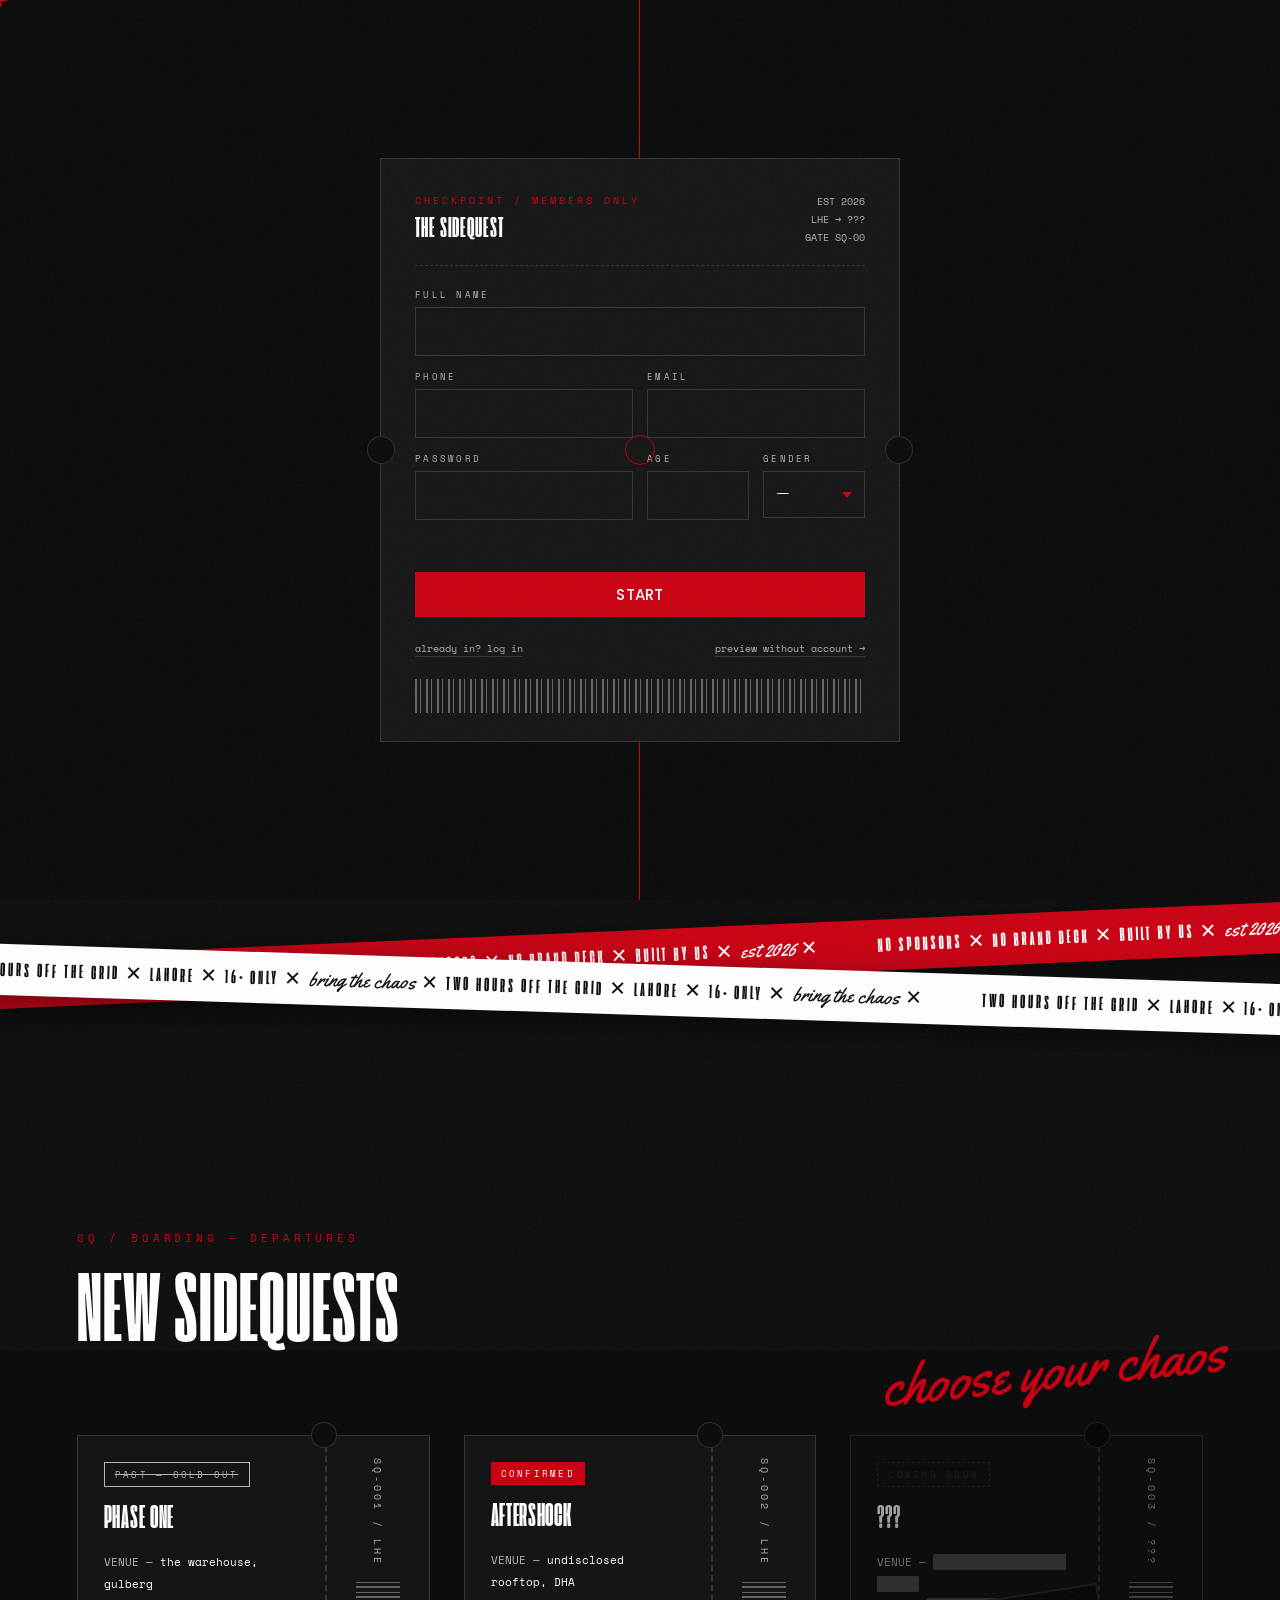
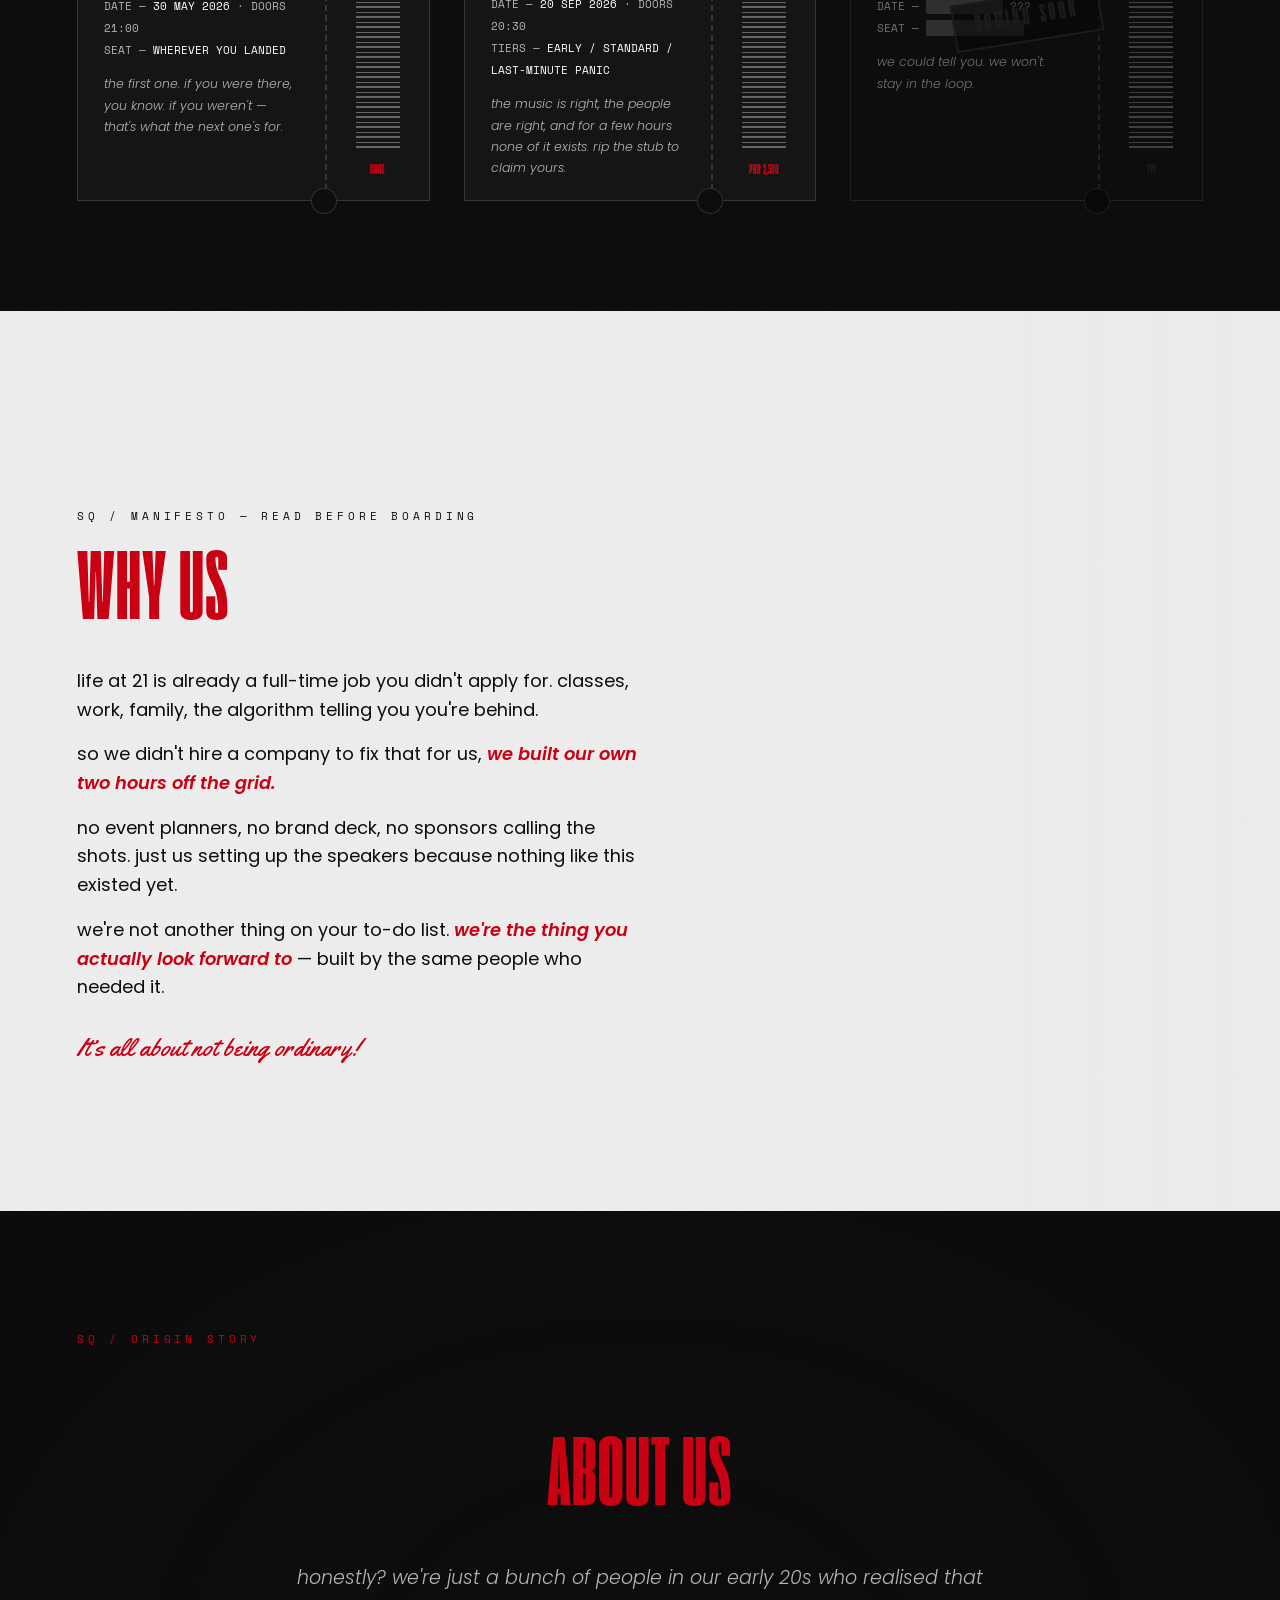
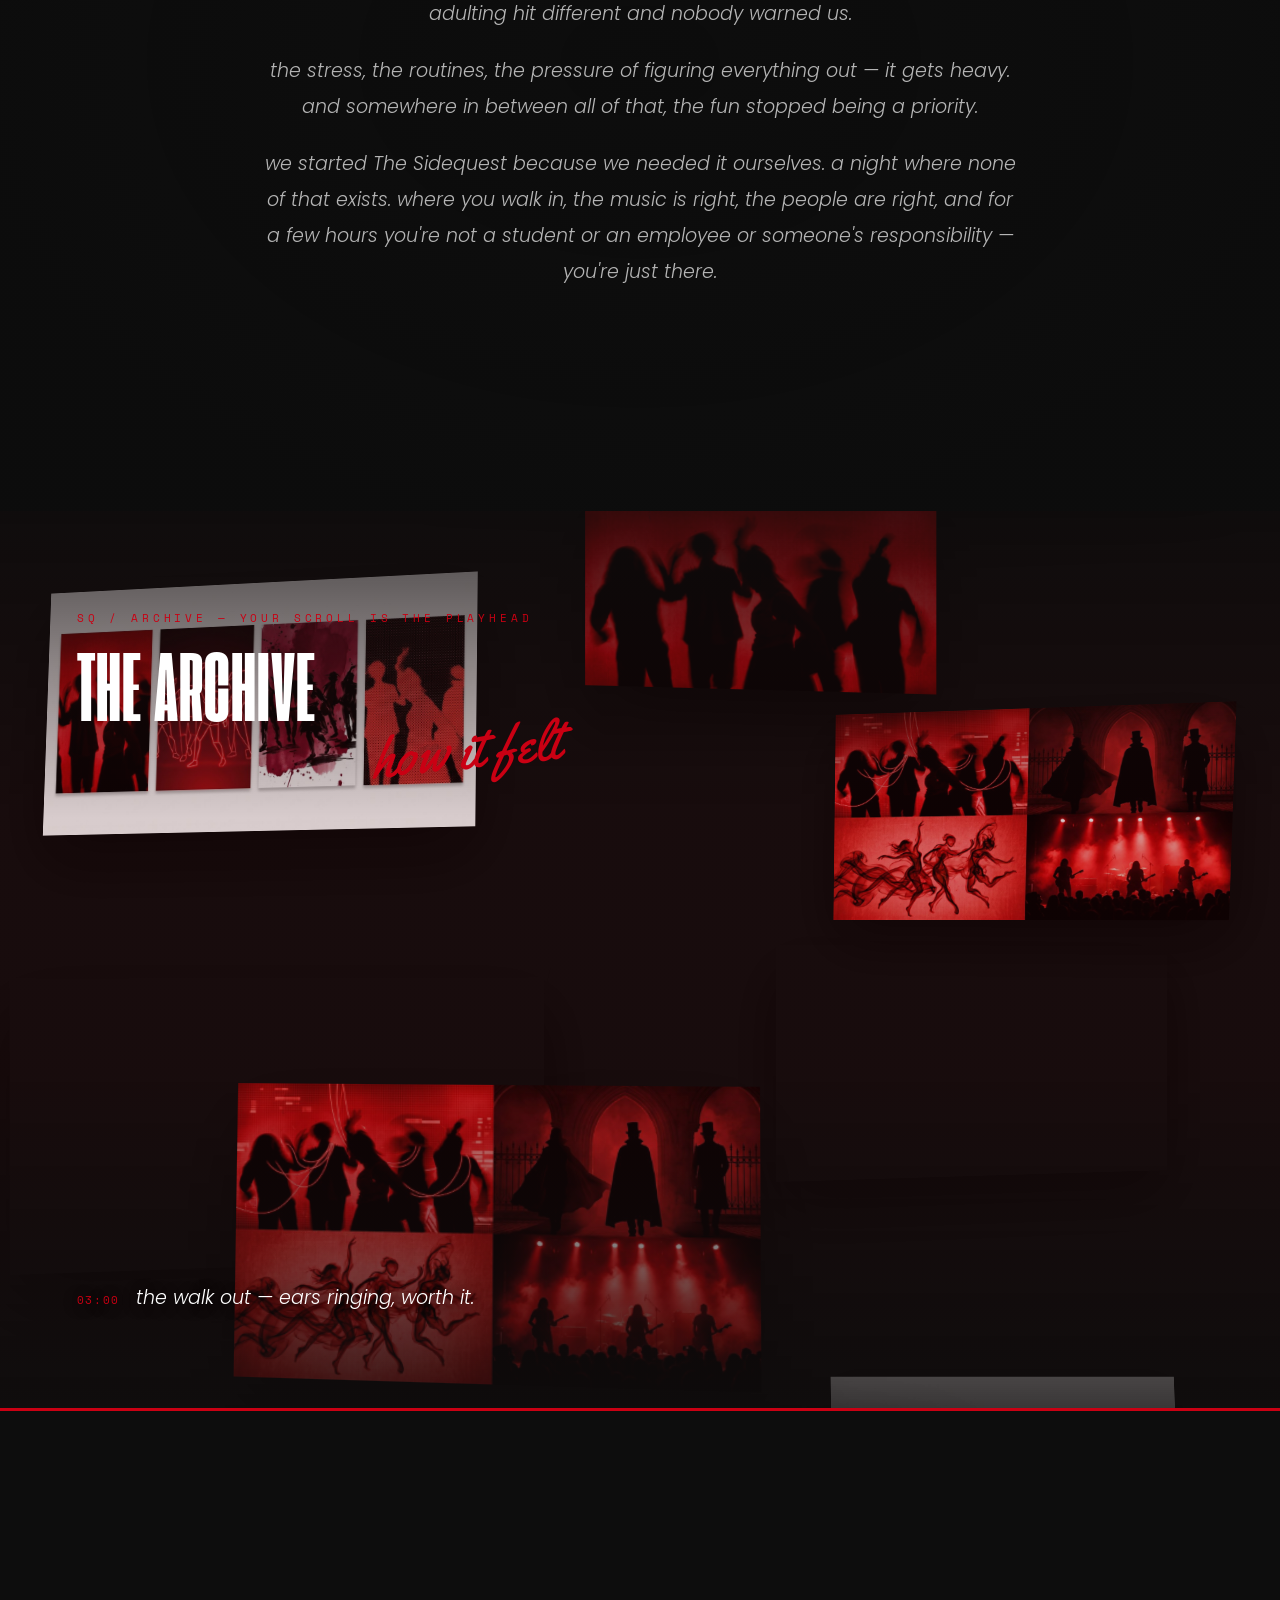
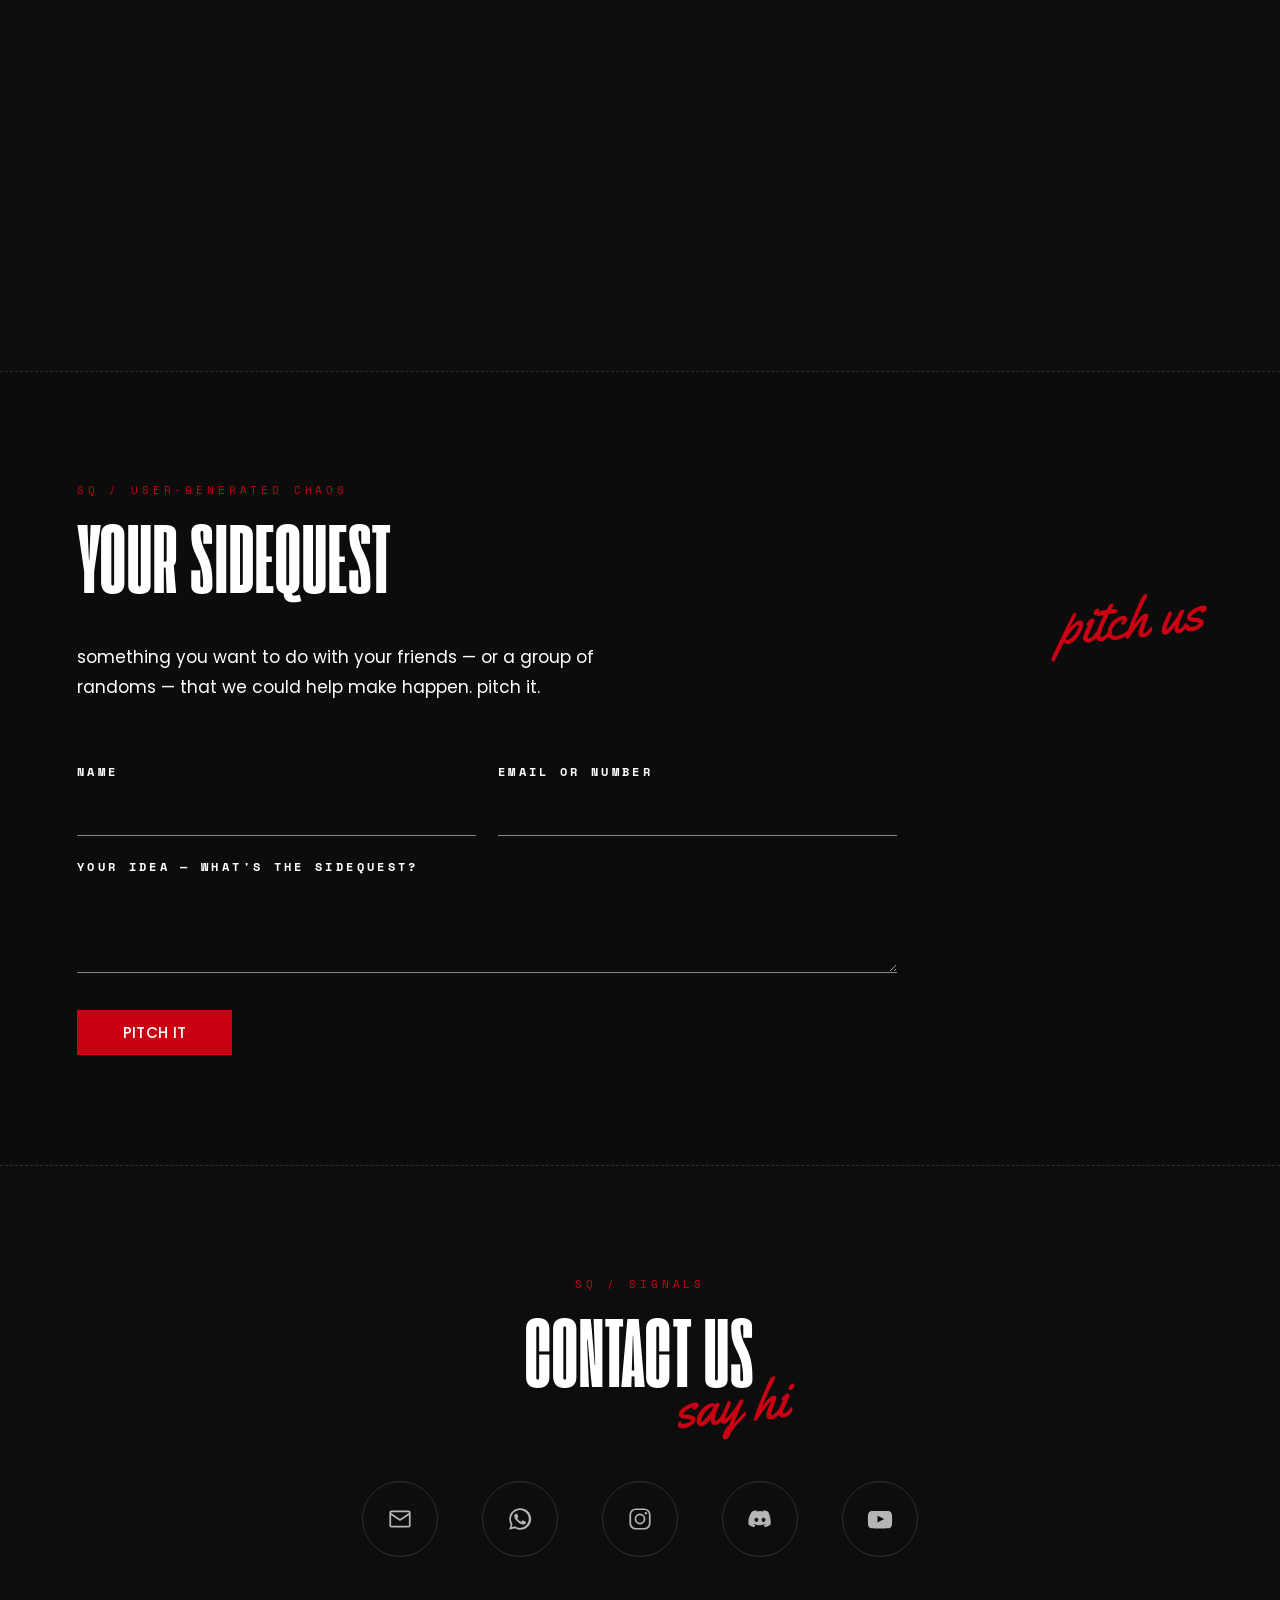
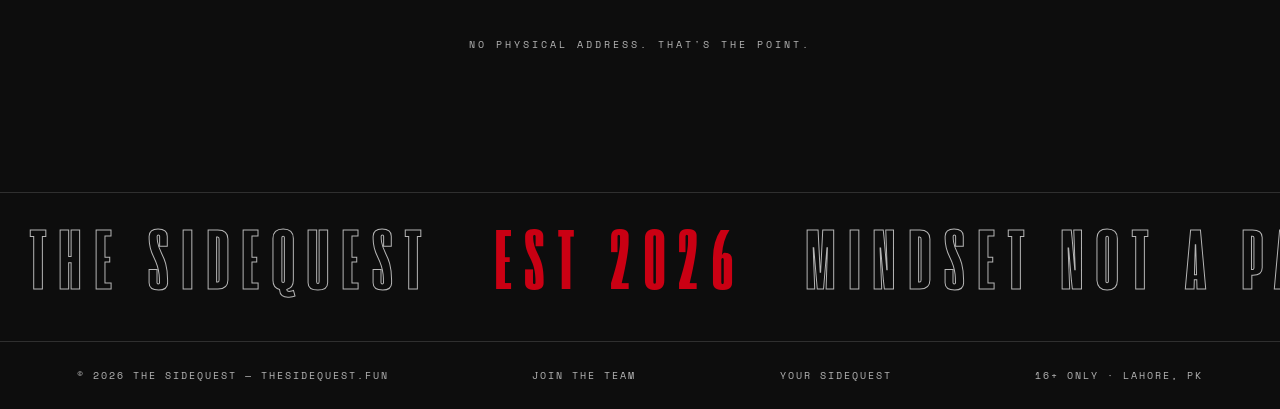
<file: index.html>
<!doctype html>
<html lang="en">
<head>
<meta charset="utf-8">
<meta name="viewport" content="width=device-width, initial-scale=1">
<title>THE SIDEQUEST — members only</title>
<link rel="icon" href="data:image/svg+xml,<svg xmlns='http://www.w3.org/2000/svg' viewBox='0 0 64 64'><circle cx='32' cy='32' r='28' fill='%23CA0013'/><circle cx='32' cy='32' r='18' fill='none' stroke='%230D0D0D' stroke-width='3'/><ellipse cx='32' cy='32' rx='8' ry='18' fill='none' stroke='%230D0D0D' stroke-width='3'/></svg>">
<link rel="preconnect" href="https://fonts.googleapis.com">
<link rel="preconnect" href="https://fonts.gstatic.com" crossorigin>
<link href="https://fonts.googleapis.com/css2?family=Poppins:ital,wght@0,300;0,400;0,500;0,600;0,700;1,300;1,400&family=Space+Mono:wght@400;700&family=Yellowtail&display=swap" rel="stylesheet">
<link rel="preload" href="sq-display.woff" as="font" type="font/woff" crossorigin>
<link rel="stylesheet" href="styles.css">
</head>
<body>

<div id="grain"></div>
<div id="cur"><span id="curlabel"></span></div><div id="curring"></div>

<!-- LOADER -->
<div id="loader" aria-hidden="true">
  <div class="l1">SIDEQUEST TRANSIT AUTHORITY</div>
  <div class="l2">VERIFYING&nbsp;VIBE</div>
  <div class="bar"><i></i></div>
  <div class="cnt" id="cnt">000</div>
</div>

<!-- FULL GATE — nothing visible without an account -->
<div id="gate">
  <div class="door l"></div>
  <div class="door r"></div>
  <div id="stamp"><span>ACCESS GRANTED</span></div>
  <div class="inner">
    <form class="pass" id="gateform" novalidate>
      <div class="ph">
        <div>
          <div class="t1">CHECKPOINT / MEMBERS ONLY</div>
          <div class="t2">THE SIDEQUEST</div>
        </div>
        <div class="t3">EST 2026<br>LHE → ???<br>GATE SQ-00</div>
      </div>
      <div class="grid">
        <div class="full"><label for="g-name">Full name</label><input id="g-name" required autocomplete="name"></div>
        <div><label for="g-phone">Phone</label><input id="g-phone" type="tel" required autocomplete="tel"></div>
        <div><label for="g-email">Email</label><input id="g-email" type="email" required autocomplete="email"></div>
        <div><label for="g-pass">Password</label><input id="g-pass" type="password" required autocomplete="new-password"></div>
        <div style="display:grid;grid-template-columns:1fr 1fr;gap:14px">
          <div><label for="g-age">Age</label><input id="g-age" type="number" min="1" max="99" required></div>
          <div><label for="g-gender">Gender</label>
            <select id="g-gender" required>
              <option value="" selected disabled>—</option>
              <option>female</option><option>male</option><option>other</option><option>skip</option>
            </select>
          </div>
        </div>
        <div class="err" id="gateerr" role="alert"></div>
        <button class="go" type="submit">START</button>
        <div class="alt">
          <a href="#" id="loginlink">already in? log in</a>
          <a href="#" id="skiplink">preview without account →</a>
        </div>
      </div>
      <div class="barcode" aria-hidden="true"></div>
    </form>
  </div>
</div>

<!-- NAV -->
<header id="nav">
  <a class="logo" href="#hero" aria-label="The Sidequest — home">
    <svg width="58" height="58" viewBox="0 0 64 64" fill="none" aria-hidden="true">
      <defs><path id="arc" d="M9,38 A23,23 0 0 1 55,38"/></defs>
      <text font-family="Poppins,sans-serif" font-weight="700" font-size="7.4" letter-spacing="1.4" fill="#FFFFFF">
        <textPath href="#arc" startOffset="50%" text-anchor="middle">THE SIDEQUEST</textPath>
      </text>
      <circle cx="32" cy="38" r="15" stroke="#CA0013" stroke-width="1.6"/>
      <ellipse cx="32" cy="38" rx="7" ry="15" stroke="#CA0013" stroke-width="1.2"/>
      <ellipse cx="32" cy="38" rx="15" ry="6.5" stroke="#CA0013" stroke-width="1.2"/>
      <text x="32" y="62" text-anchor="middle" font-family="'Space Mono',monospace" font-size="5.6" letter-spacing="2" fill="#B5B5B5">EST 2026</text>
    </svg>
  </a>
  <nav class="links" aria-label="primary">
    <a href="#hero">Home</a>
    <a href="#sidequests">New Sidequests</a>
    <a href="#about">About Us</a>
    <a href="crew.html">Crew</a>
    <a href="faqs.html">FAQs</a>
    <a href="#contact">Contact Us</a>
  </nav>
  <div class="icons">
    <button id="profilebtn" aria-label="Profile">
      <svg viewBox="0 0 24 24" fill="none" stroke="currentColor" stroke-width="1.6"><circle cx="12" cy="8" r="4"/><path d="M4 21c0-4 3.6-6.5 8-6.5s8 2.5 8 6.5"/></svg>
    </button>
    <button id="menubtn" aria-label="Open menu" aria-expanded="false">
      <svg viewBox="0 0 24 24" stroke="currentColor" stroke-width="1.8"><path d="M3 7h18M3 12h18M3 17h10"/></svg>
    </button>
  </div>
</header>

<!-- DRAWER -->
<div id="drawer" aria-hidden="true">
  <div class="shade" id="drawershade"></div>
  <div class="panel" role="dialog" aria-label="site map">
    <button class="x" id="drawerx">CLOSE ✕</button>
    <div class="tag">the whole map, no gatekeeping…</div>
    <nav>
      <a href="#hero"><i>01</i>Home</a>
      <a href="#sidequests"><i>02</i>New Sidequests</a>
      <a href="#about"><i>03</i>About Us</a>
      <a href="crew.html"><i>04</i>Crew</a>
      <a href="faqs.html"><i>05</i>FAQs</a>
      <a href="join.html"><i>06</i>Join The Team</a>
      <a href="#pitch"><i>07</i>Your Sidequest</a>
      <a href="#contact"><i>08</i>Contact Us</a>
      <a href="#" data-toast="profile page ships with the auth build."><i>09</i>Profile</a>
    </nav>
    <div class="socials">
      <a href="https://discord.gg/yD5qRep89" target="_blank" rel="noopener" aria-label="Discord">
        <svg viewBox="0 0 24 24" fill="currentColor"><path d="M19.6 5.3A16.9 16.9 0 0 0 15.4 4l-.5 1a15.6 15.6 0 0 0-5.8 0L8.6 4a16.9 16.9 0 0 0-4.2 1.3C1.7 9.3 1 13.2 1.4 17a17 17 0 0 0 5.2 2.6l1.1-1.8c-.6-.2-1.2-.5-1.7-.9l.4-.3a12.2 12.2 0 0 0 10.4 0l.4.3c-.5.4-1.1.7-1.7.9l1.1 1.8A17 17 0 0 0 21.8 17c.5-4.4-.7-8.3-2.2-11.7zM8.7 14.8c-1 0-1.8-.9-1.8-2s.8-2 1.8-2 1.8.9 1.8 2-.8 2-1.8 2zm6.6 0c-1 0-1.8-.9-1.8-2s.8-2 1.8-2 1.8.9 1.8 2-.8 2-1.8 2z"/></svg>
      </a>
      <a href="#" aria-label="YouTube" data-toast="youtube — where we'll document everything.">
        <svg viewBox="0 0 24 24" fill="currentColor"><path d="M23 8s-.2-1.6-.9-2.3c-.9-.9-1.9-.9-2.3-1C16.6 4.5 12 4.5 12 4.5s-4.6 0-7.8.2c-.4.1-1.4.1-2.3 1C1.2 6.4 1 8 1 8S.8 9.9.8 11.8v1.7C.8 15.4 1 17.3 1 17.3s.2 1.6.9 2.3c.9.9 2 .9 2.5 1 1.8.2 7.6.2 7.6.2s4.6 0 7.8-.2c.4-.1 1.4-.1 2.3-1 .7-.7.9-2.3.9-2.3s.2-1.9.2-3.8v-1.7C23.2 9.9 23 8 23 8zM9.7 15.3V8.9l6.2 3.2-6.2 3.2z"/></svg>
      </a>
    </div>
  </div>
</div>

<main>
  <!-- HERO -->
  <section id="hero">
    <div class="stick">
      <div class="vidwrap" aria-hidden="true">
        <video id="herovid" src="hero-road.mp4" autoplay muted loop playsinline preload="auto"></video>
      </div>
      <div class="hero-title">
        <h1><span class="lm"><span class="li">READY FOR A SIDEQUEST</span></span></h1>
        <a class="hero-cta fa" style="--d:.3s" href="#sidequests">EXPLORE</a>
      </div>
    </div>
  </section>

  <!-- TAPES -->
  <div class="tapes" aria-hidden="true">
    <div class="tape a"><div class="mq" style="--spd:22s">
      <span>NO SPONSORS ✕ NO BRAND DECK ✕ BUILT BY US ✕ <i>est 2026</i> ✕ NO SPONSORS ✕ NO BRAND DECK ✕ BUILT BY US ✕ <i>est 2026</i> ✕&nbsp;</span>
      <span>NO SPONSORS ✕ NO BRAND DECK ✕ BUILT BY US ✕ <i>est 2026</i> ✕ NO SPONSORS ✕ NO BRAND DECK ✕ BUILT BY US ✕ <i>est 2026</i> ✕&nbsp;</span>
    </div></div>
    <div class="tape b"><div class="mq" style="--spd:26s">
      <span>TWO HOURS OFF THE GRID ✕ LAHORE ✕ 16+ ONLY ✕ <i>bring the chaos</i> ✕ TWO HOURS OFF THE GRID ✕ LAHORE ✕ 16+ ONLY ✕ <i>bring the chaos</i> ✕&nbsp;</span>
      <span>TWO HOURS OFF THE GRID ✕ LAHORE ✕ 16+ ONLY ✕ <i>bring the chaos</i> ✕ TWO HOURS OFF THE GRID ✕ LAHORE ✕ 16+ ONLY ✕ <i>bring the chaos</i> ✕&nbsp;</span>
    </div></div>
  </div>

  <!-- NEW SIDEQUESTS -->
  <section id="sidequests">
    <div class="eyebrow rv">SQ / BOARDING — DEPARTURES</div>
    <h2 class="h-big rv">New Sidequests<span class="script">choose your chaos</span></h2>
    <div class="tix">
      <!-- past / sold out -->
      <article class="ticket rv">
        <div class="notch t"></div><div class="notch b"></div>
        <div class="main">
          <span class="badge sold">PAST — SOLD OUT</span>
          <h3>Phase One</h3>
          <div class="meta">
            VENUE — <b>the warehouse, gulberg</b><br>
            DATE — <b>30 MAY 2026</b> · DOORS 21:00<br>
            SEAT — <b>WHEREVER YOU LANDED</b>
          </div>
          <p class="desc">the first one. if you were there, you know. if you weren't — that's what the next one's for.</p>
        </div>
        <div class="stub" data-cursor="GONE">
          <span class="code">SQ-001 / LHE</span>
          <div class="bc"></div>
          <span class="price">GONE</span>
        </div>
      </article>
      <!-- confirmed -->
      <article class="ticket rv" id="liveticket">
        <div class="notch t"></div><div class="notch b"></div>
        <div class="main">
          <span class="badge confirmed">CONFIRMED</span>
          <h3>Aftershock</h3>
          <div class="meta">
            VENUE — <b>undisclosed rooftop, DHA</b><br>
            DATE — <b>20 SEP 2026</b> · DOORS 20:30<br>
            TIERS — <b>EARLY / STANDARD / LAST-MINUTE PANIC</b>
          </div>
          <p class="desc">the music is right, the people are right, and for a few hours none of it exists. rip the stub to claim yours.</p>
        </div>
        <div class="stub" data-cursor="RIP IT" role="button" tabindex="0" aria-label="Claim ticket (demo)">
          <span class="code">SQ-002 / LHE</span>
          <div class="bc"></div>
          <span class="price">PKR 2,500</span>
        </div>
      </article>
      <!-- coming soon / locked -->
      <article class="ticket locked rv" aria-label="Unannounced sidequest — coming soon">
        <div class="notch t"></div><div class="notch b"></div>
        <div class="main">
          <span class="badge soon">COMING SOON</span>
          <h3>???</h3>
          <div class="meta">
            VENUE — <span class="redact">somewhere you don't expect</span><br>
            DATE — <span class="redact">sooner than</span> <b>???</b><br>
            SEAT — <span class="redact">redacted redac</span>
          </div>
          <p class="desc">we could tell you. we won't. stay in the loop.</p>
        </div>
        <div class="stub">
          <span class="code">SQ-003 / ???</span>
          <div class="bc"></div>
          <span class="price">???</span>
        </div>
      </article>
    </div>
  </section>

  <!-- WHY US -->
  <section id="whyus">
    <video class="bgvid" src="whyus-scribble.mp4" muted loop playsinline preload="none" aria-hidden="true"></video>
    <div class="sec-in">
      <div class="eyebrow rv">SQ / MANIFESTO — READ BEFORE BOARDING</div>
      <h2 class="h-big rv">Why Us</h2>
      <div class="manifesto rv">
        <p>life at 21 is already a full-time job you didn't apply for. classes, work, family, the algorithm telling you you're behind.</p>
        <p>so we didn't hire a company to fix that for us, <em>we built our own two hours off the grid.</em></p>
        <p>no event planners, no brand deck, no sponsors calling the shots. just us setting up the speakers because nothing like this existed yet.</p>
        <p>we're not another thing on your to-do list. <em>we're the thing you actually look forward to</em> — built by the same people who needed it.</p>
      </div>
      <p class="sec-sig rv">It’s all about not being ordinary!</p>
    </div>
  </section>

  <!-- ABOUT US -->
  <section id="about">
    <video class="bgvid" src="about-couch.mp4" muted loop playsinline preload="none" aria-hidden="true"></video>
    <div class="eyebrow rv">SQ / ORIGIN STORY</div>
    <div class="sec-in">
      <h2 class="h-big rv">About Us</h2>
      <div class="about-copy rv">
        <p>honestly? we're just a bunch of people in our early 20s who realised that adulting hit different and nobody warned us.</p>
        <p>the stress, the routines, the pressure of figuring everything out — it gets heavy. and somewhere in between all of that, the fun stopped being a priority.</p>
        <p>we started The Sidequest because we needed it ourselves. a night where none of that exists. where you walk in, the music is right, the people are right, and for a few hours you're not a student or an employee or someone's responsibility — you're just there.</p>
      </div>
    </div>
  </section>

  <!-- GALLERY: scroll scrubs the film -->
  <section id="gallery">
    <div class="gal-stick">
      <div class="wall" aria-hidden="true">
        <div class="wall-scene">
          <div class="wall-set">
          <img class="card" decoding="async" src="archive/a2.jpg" alt="" loading="lazy" style="--x:-4vw;--y:2vh;--w:40vw;--z:-120px;--rx:3deg;--ry:-6deg">
          <img class="card" decoding="async" src="archive/a1.jpg" alt="" loading="lazy" style="--x:46vw;--y:0vh;--w:26vw;--z:60px;--rx:0deg;--ry:5deg">
          <img class="card" decoding="async" src="archive/a3.jpg" alt="" loading="lazy" style="--x:70vw;--y:14vh;--w:38vw;--z:-260px;--rx:-3deg;--ry:-9deg">
          <img class="card" decoding="async" src="archive/a6.jpg" alt="" loading="lazy" style="--x:0vw;--y:52vh;--w:42vw;--z:-40px;--rx:0deg;--ry:6deg">
          <img class="card" decoding="async" src="archive/a3.jpg" alt="" loading="lazy" style="--x:22vw;--y:62vh;--w:36vw;--z:120px;--rx:2deg;--ry:-4deg">
          <img class="card" decoding="async" src="archive/a5.jpg" alt="" loading="lazy" style="--x:62vw;--y:48vh;--w:38vw;--z:-160px;--rx:0deg;--ry:7deg">
          <img class="card" decoding="async" src="archive/a4.jpg" alt="" loading="lazy" style="--x:40vw;--y:100vh;--w:34vw;--z:0px;--rx:-2deg;--ry:-6deg">
          <img class="card" decoding="async" src="archive/a1.jpg" alt="" loading="lazy" style="--x:2vw;--y:118vh;--w:28vw;--z:200px;--rx:0deg;--ry:8deg">
          <img class="card" decoding="async" src="archive/a2.jpg" alt="" loading="lazy" style="--x:70vw;--y:112vh;--w:36vw;--z:-300px;--rx:4deg;--ry:0deg">
          <img class="card" decoding="async" src="archive/a6.jpg" alt="" loading="lazy" style="--x:58vw;--y:150vh;--w:40vw;--z:-80px;--rx:0deg;--ry:-8deg">
          <img class="card" decoding="async" src="archive/a5.jpg" alt="" loading="lazy" style="--x:-2vw;--y:160vh;--w:30vw;--z:80px;--rx:0deg;--ry:4deg">
          <img class="card" decoding="async" src="archive/a4.jpg" alt="" loading="lazy" style="--x:26vw;--y:176vh;--w:34vw;--z:-200px;--rx:-3deg;--ry:5deg">
          <img class="card" decoding="async" src="archive/a2.jpg" alt="" loading="lazy" style="--x:66vw;--y:196vh;--w:30vw;--z:40px;--rx:0deg;--ry:-5deg">
          </div>
          <div class="wall-set">
          <img class="card" decoding="async" src="archive/a2.jpg" alt="" loading="lazy" style="--x:-4vw;--y:2vh;--w:40vw;--z:-120px;--rx:3deg;--ry:-6deg">
          <img class="card" decoding="async" src="archive/a1.jpg" alt="" loading="lazy" style="--x:46vw;--y:0vh;--w:26vw;--z:60px;--rx:0deg;--ry:5deg">
          <img class="card" decoding="async" src="archive/a3.jpg" alt="" loading="lazy" style="--x:70vw;--y:14vh;--w:38vw;--z:-260px;--rx:-3deg;--ry:-9deg">
          <img class="card" decoding="async" src="archive/a6.jpg" alt="" loading="lazy" style="--x:0vw;--y:52vh;--w:42vw;--z:-40px;--rx:0deg;--ry:6deg">
          <img class="card" decoding="async" src="archive/a3.jpg" alt="" loading="lazy" style="--x:22vw;--y:62vh;--w:36vw;--z:120px;--rx:2deg;--ry:-4deg">
          <img class="card" decoding="async" src="archive/a5.jpg" alt="" loading="lazy" style="--x:62vw;--y:48vh;--w:38vw;--z:-160px;--rx:0deg;--ry:7deg">
          <img class="card" decoding="async" src="archive/a4.jpg" alt="" loading="lazy" style="--x:40vw;--y:100vh;--w:34vw;--z:0px;--rx:-2deg;--ry:-6deg">
          <img class="card" decoding="async" src="archive/a1.jpg" alt="" loading="lazy" style="--x:2vw;--y:118vh;--w:28vw;--z:200px;--rx:0deg;--ry:8deg">
          <img class="card" decoding="async" src="archive/a2.jpg" alt="" loading="lazy" style="--x:70vw;--y:112vh;--w:36vw;--z:-300px;--rx:4deg;--ry:0deg">
          <img class="card" decoding="async" src="archive/a6.jpg" alt="" loading="lazy" style="--x:58vw;--y:150vh;--w:40vw;--z:-80px;--rx:0deg;--ry:-8deg">
          <img class="card" decoding="async" src="archive/a5.jpg" alt="" loading="lazy" style="--x:-2vw;--y:160vh;--w:30vw;--z:80px;--rx:0deg;--ry:4deg">
          <img class="card" decoding="async" src="archive/a4.jpg" alt="" loading="lazy" style="--x:26vw;--y:176vh;--w:34vw;--z:-200px;--rx:-3deg;--ry:5deg">
          <img class="card" decoding="async" src="archive/a2.jpg" alt="" loading="lazy" style="--x:66vw;--y:196vh;--w:30vw;--z:40px;--rx:0deg;--ry:-5deg">
          </div>
        </div>
      </div>
      <div class="gal-shade" aria-hidden="true"></div>
      <div class="gal-head">
        <div class="eyebrow">SQ / ARCHIVE — YOUR SCROLL IS THE PLAYHEAD</div>
        <h2 class="h-big">The Archive<span class="script">how it felt</span></h2>
      </div>
      <div class="gal-cap" data-i="0"><i>00:00</i> the setup — speakers we carried ourselves.</div>
      <div class="gal-cap" data-i="1"><i>01:00</i> the drop — nobody checked their phone.</div>
      <div class="gal-cap" data-i="2"><i>03:00</i> the walk out — ears ringing, worth it.</div>
      <div class="gal-bar" aria-hidden="true"><i></i></div>
    </div>
  </section>




  <!-- YOUR SIDEQUEST -->
  <section id="pitch">
    <video class="bgvid" src="pitch-topo.mp4" muted loop playsinline preload="none" aria-hidden="true"></video>
    <div class="sec-in">
    <div class="eyebrow rv">SQ / USER-GENERATED CHAOS</div>
    <h2 class="h-big rv">Your Sidequest<span class="script">pitch us</span></h2>
    <p class="lead rv">something you want to do with your friends — or a group of randoms — that we could help make happen. pitch it.</p>
    <form class="formwrap rv" data-toast="idea logged (demo). the team reads these once the backend exists.">
      <div><label for="p-name">Name</label><input id="p-name" required></div>
      <div><label for="p-contact">Email or number</label><input id="p-contact" required></div>
      <div class="full"><label for="p-idea">Your idea — what's the sidequest?</label><textarea id="p-idea" required></textarea></div>
      <button class="sendbtn" type="submit">PITCH IT</button>
    </form>
    </div>
  </section>

  <!-- CONTACT -->
  <section id="contact">
    <div class="eyebrow rv">SQ / SIGNALS</div>
    <h2 class="h-big rv">Contact Us<span class="script">say hi</span></h2>
    <div class="iconrow rv">
      <a href="mailto:thesidequestt@gmail.com" aria-label="Email"><svg viewBox="0 0 24 24" fill="none" stroke="currentColor" stroke-width="1.6"><rect x="3" y="5" width="18" height="14" rx="1"/><path d="M3 7l9 6 9-6"/></svg><i>EMAIL</i></a>
      <a href="#" aria-label="WhatsApp" data-toast="whatsapp — no 'is this still available' please."><svg viewBox="0 0 24 24" fill="currentColor"><path d="M12 2a10 10 0 0 0-8.6 15L2 22l5.2-1.4A10 10 0 1 0 12 2zm0 18.2c-1.6 0-3.1-.4-4.4-1.2l-.3-.2-3 .8.8-3-.2-.3A8.2 8.2 0 1 1 12 20.2zm4.6-6.1c-.3-.1-1.5-.7-1.7-.8-.2-.1-.4-.1-.6.1-.2.3-.7.8-.8 1-.1.2-.3.2-.6.1a6.7 6.7 0 0 1-3.3-2.9c-.3-.4 0-.5.1-.7l.4-.5c.1-.2.1-.3.2-.5s0-.4 0-.5l-.8-1.9c-.2-.5-.4-.4-.6-.4h-.5c-.2 0-.5.1-.7.3-.2.3-.9.9-.9 2.2s.9 2.5 1.1 2.7c.1.2 1.9 2.9 4.6 4.1.6.3 1.1.4 1.5.6.6.2 1.2.2 1.6.1.5-.1 1.5-.6 1.7-1.2.2-.6.2-1.1.2-1.2-.1-.2-.3-.2-.5-.3z"/></svg><i>WHATSAPP</i></a>
      <a href="https://instagram.com/thesidequestof" target="_blank" rel="noopener" aria-label="Instagram"><svg viewBox="0 0 24 24" fill="none" stroke="currentColor" stroke-width="1.6"><rect x="3" y="3" width="18" height="18" rx="5"/><circle cx="12" cy="12" r="4.2"/><circle cx="17.4" cy="6.6" r="1.1" fill="currentColor" stroke="none"/></svg><i>INSTAGRAM</i></a>
      <a href="https://discord.gg/yD5qRep89" target="_blank" rel="noopener" aria-label="Discord"><svg viewBox="0 0 24 24" fill="currentColor"><path d="M19.6 5.3A16.9 16.9 0 0 0 15.4 4l-.5 1a15.6 15.6 0 0 0-5.8 0L8.6 4a16.9 16.9 0 0 0-4.2 1.3C1.7 9.3 1 13.2 1.4 17a17 17 0 0 0 5.2 2.6l1.1-1.8c-.6-.2-1.2-.5-1.7-.9l.4-.3a12.2 12.2 0 0 0 10.4 0l.4.3c-.5.4-1.1.7-1.7.9l1.1 1.8A17 17 0 0 0 21.8 17c.5-4.4-.7-8.3-2.2-11.7zM8.7 14.8c-1 0-1.8-.9-1.8-2s.8-2 1.8-2 1.8.9 1.8 2-.8 2-1.8 2zm6.6 0c-1 0-1.8-.9-1.8-2s.8-2 1.8-2 1.8.9 1.8 2-.8 2-1.8 2z"/></svg><i>DISCORD</i></a>
      <a href="#" aria-label="YouTube" data-toast="youtube — where we'll document everything."><svg viewBox="0 0 24 24" fill="currentColor"><path d="M23 8s-.2-1.6-.9-2.3c-.9-.9-1.9-.9-2.3-1C16.6 4.5 12 4.5 12 4.5s-4.6 0-7.8.2c-.4.1-1.4.1-2.3 1C1.2 6.4 1 8 1 8S.8 9.9.8 11.8v1.7C.8 15.4 1 17.3 1 17.3s.2 1.6.9 2.3c.9.9 2 .9 2.5 1 1.8.2 7.6.2 7.6.2s4.6 0 7.8-.2c.4-.1 1.4-.1 2.3-1 .7-.7.9-2.3.9-2.3s.2-1.9.2-3.8v-1.7C23.2 9.9 23 8 23 8zM9.7 15.3V8.9l6.2 3.2-6.2 3.2z"/></svg><i>YOUTUBE</i></a>
    </div>
    <p class="noaddr">NO PHYSICAL ADDRESS. THAT'S THE POINT.</p>
  </section>
</main>

<footer>
  <div class="foot-mq" aria-hidden="true">
    <div class="mq" style="--spd:30s">
      <span>THE SIDEQUEST</span><span class="solid">EST 2026</span><span>MINDSET NOT A PARTY</span><span class="solid">LAHORE</span>
      <span>THE SIDEQUEST</span><span class="solid">EST 2026</span><span>MINDSET NOT A PARTY</span><span class="solid">LAHORE</span>
    </div>
  </div>
  <div class="foot-bottom">
    <span>© 2026 THE SIDEQUEST — thesidequest.fun</span>
    <a href="join.html">JOIN THE TEAM</a>
    <a href="#pitch">YOUR SIDEQUEST</a>
    <span>16+ ONLY · LAHORE, PK</span>
  </div>
</footer>

<div id="toast" role="status"></div>

<script src="site.js"></script>
</body>
</html>
</file>
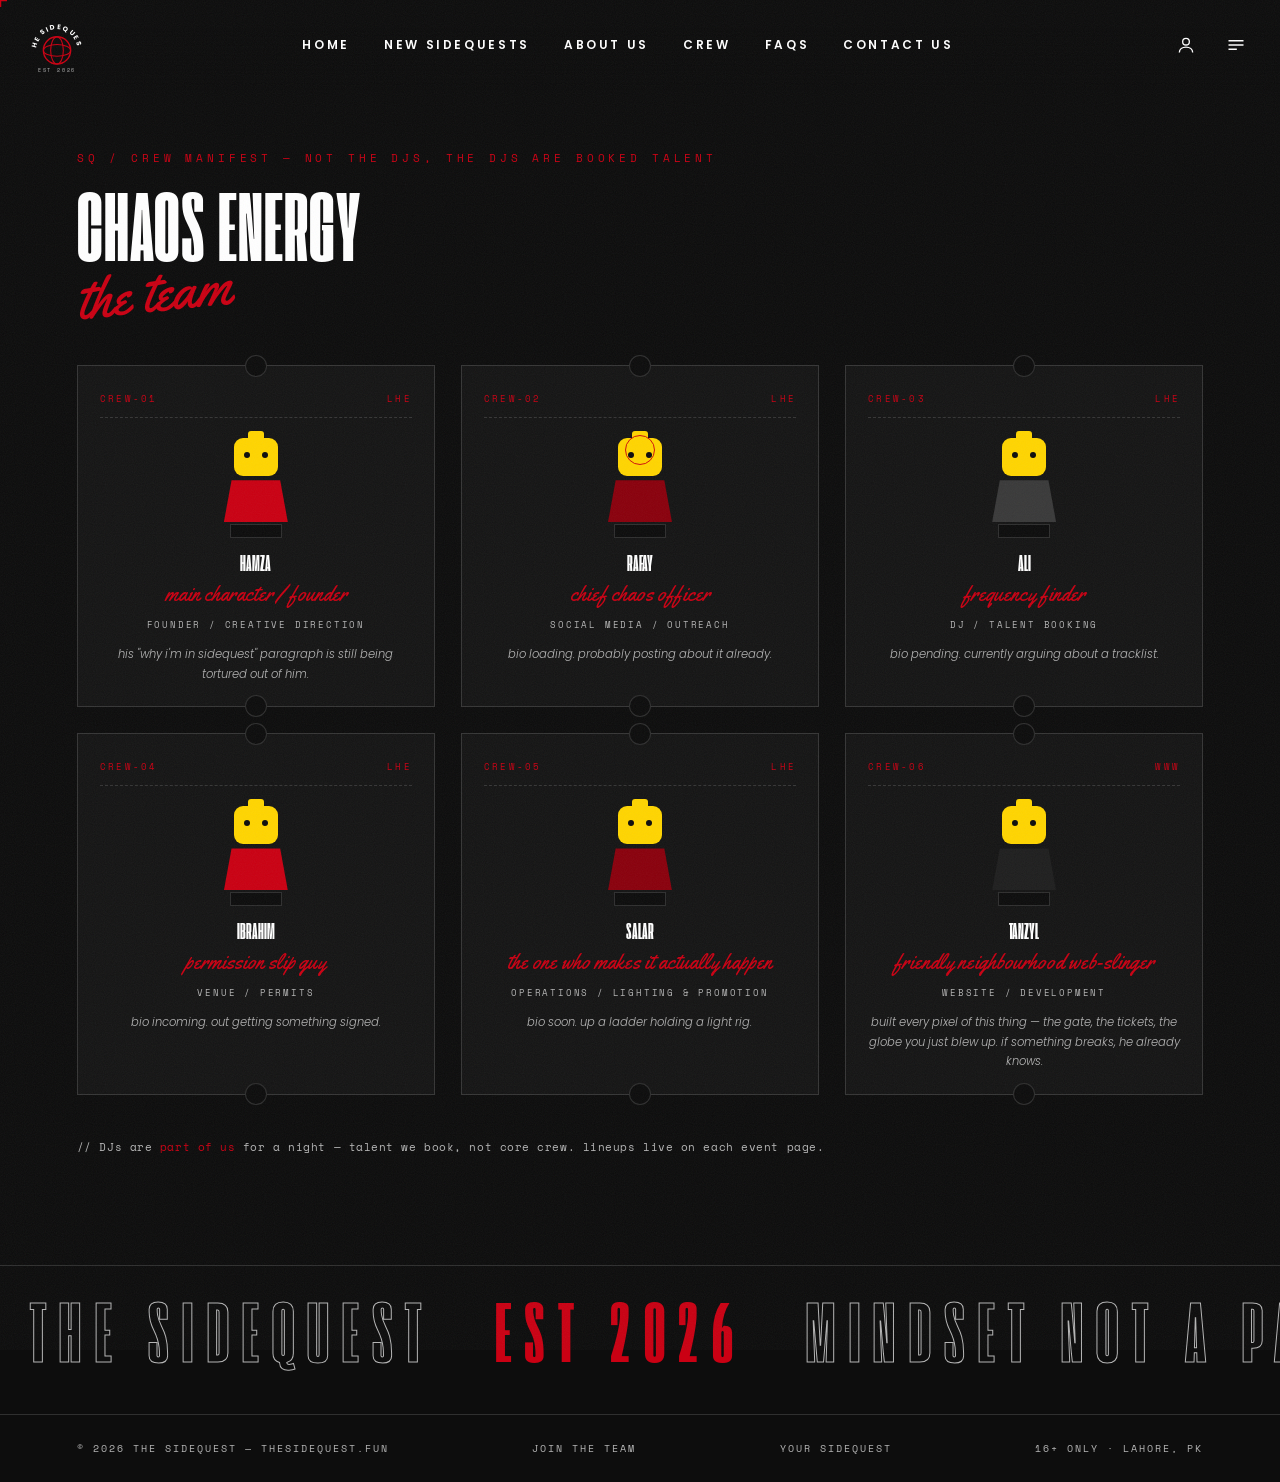
<file: crew.html>
<!doctype html>
<html lang="en">
<head>
<meta charset="utf-8">
<meta name="viewport" content="width=device-width, initial-scale=1">
<title>THE SIDEQUEST — crew</title>
<link rel="icon" href="data:image/svg+xml,<svg xmlns='http://www.w3.org/2000/svg' viewBox='0 0 64 64'><circle cx='32' cy='32' r='28' fill='%23CA0013'/><circle cx='32' cy='32' r='18' fill='none' stroke='%230D0D0D' stroke-width='3'/><ellipse cx='32' cy='32' rx='8' ry='18' fill='none' stroke='%230D0D0D' stroke-width='3'/></svg>">
<link rel="preconnect" href="https://fonts.googleapis.com">
<link rel="preconnect" href="https://fonts.gstatic.com" crossorigin>
<link href="https://fonts.googleapis.com/css2?family=Poppins:ital,wght@0,300;0,400;0,500;0,600;0,700;1,300;1,400&family=Space+Mono:wght@400;700&family=Yellowtail&display=swap" rel="stylesheet">
<link rel="preload" href="sq-display.woff" as="font" type="font/woff" crossorigin>
<link rel="stylesheet" href="styles.css">
</head><body class="sub">

<div id="grain"></div>
<div id="cur"><span id="curlabel"></span></div><div id="curring"></div>

<header id="nav">
  <a class="logo" href="index.html#hero" aria-label="The Sidequest — home">
    <svg width="58" height="58" viewBox="0 0 64 64" fill="none" aria-hidden="true">
      <defs><path id="arc" d="M9,38 A23,23 0 0 1 55,38"/></defs>
      <text font-family="Poppins,sans-serif" font-weight="700" font-size="7.4" letter-spacing="1.4" fill="#FFFFFF">
        <textPath href="#arc" startOffset="50%" text-anchor="middle">THE SIDEQUEST</textPath>
      </text>
      <circle cx="32" cy="38" r="15" stroke="#CA0013" stroke-width="1.6"/>
      <ellipse cx="32" cy="38" rx="7" ry="15" stroke="#CA0013" stroke-width="1.2"/>
      <ellipse cx="32" cy="38" rx="15" ry="6.5" stroke="#CA0013" stroke-width="1.2"/>
      <text x="32" y="62" text-anchor="middle" font-family="'Space Mono',monospace" font-size="5.6" letter-spacing="2" fill="#B5B5B5">EST 2026</text>
    </svg>
  </a>
  <nav class="links" aria-label="primary">
    <a href="index.html#hero">Home</a>
    <a href="index.html#sidequests">New Sidequests</a>
    <a href="index.html#about">About Us</a>
    <a href="crew.html">Crew</a>
    <a href="faqs.html">FAQs</a>
    <a href="index.html#contact">Contact Us</a>
  </nav>
  <div class="icons">
    <button id="profilebtn" aria-label="Profile">
      <svg viewBox="0 0 24 24" fill="none" stroke="currentColor" stroke-width="1.6"><circle cx="12" cy="8" r="4"/><path d="M4 21c0-4 3.6-6.5 8-6.5s8 2.5 8 6.5"/></svg>
    </button>
    <button id="menubtn" aria-label="Open menu" aria-expanded="false">
      <svg viewBox="0 0 24 24" stroke="currentColor" stroke-width="1.8"><path d="M3 7h18M3 12h18M3 17h10"/></svg>
    </button>
  </div>
</header>

<!-- DRAWER -->
<div id="drawer" aria-hidden="true">
  <div class="shade" id="drawershade"></div>
  <div class="panel" role="dialog" aria-label="site map">
    <button class="x" id="drawerx">CLOSE ✕</button>
    <div class="tag">the whole map, no gatekeeping…</div>
    <nav>
      <a href="index.html#hero"><i>01</i>Home</a>
      <a href="index.html#sidequests"><i>02</i>New Sidequests</a>
      <a href="index.html#about"><i>03</i>About Us</a>
      <a href="crew.html"><i>04</i>Crew</a>
      <a href="faqs.html"><i>05</i>FAQs</a>
      <a href="join.html"><i>06</i>Join The Team</a>
      <a href="index.html#pitch"><i>07</i>Your Sidequest</a>
      <a href="index.html#contact"><i>08</i>Contact Us</a>
      <a href="#" data-toast="profile page ships with the auth build."><i>09</i>Profile</a>
    </nav>
    <div class="socials">
      <a href="https://discord.gg/yD5qRep89" target="_blank" rel="noopener" aria-label="Discord">
        <svg viewBox="0 0 24 24" fill="currentColor"><path d="M19.6 5.3A16.9 16.9 0 0 0 15.4 4l-.5 1a15.6 15.6 0 0 0-5.8 0L8.6 4a16.9 16.9 0 0 0-4.2 1.3C1.7 9.3 1 13.2 1.4 17a17 17 0 0 0 5.2 2.6l1.1-1.8c-.6-.2-1.2-.5-1.7-.9l.4-.3a12.2 12.2 0 0 0 10.4 0l.4.3c-.5.4-1.1.7-1.7.9l1.1 1.8A17 17 0 0 0 21.8 17c.5-4.4-.7-8.3-2.2-11.7zM8.7 14.8c-1 0-1.8-.9-1.8-2s.8-2 1.8-2 1.8.9 1.8 2-.8 2-1.8 2zm6.6 0c-1 0-1.8-.9-1.8-2s.8-2 1.8-2 1.8.9 1.8 2-.8 2-1.8 2z"/></svg>
      </a>
      <a href="#" aria-label="YouTube" data-toast="youtube — where we'll document everything.">
        <svg viewBox="0 0 24 24" fill="currentColor"><path d="M23 8s-.2-1.6-.9-2.3c-.9-.9-1.9-.9-2.3-1C16.6 4.5 12 4.5 12 4.5s-4.6 0-7.8.2c-.4.1-1.4.1-2.3 1C1.2 6.4 1 8 1 8S.8 9.9.8 11.8v1.7C.8 15.4 1 17.3 1 17.3s.2 1.6.9 2.3c.9.9 2 .9 2.5 1 1.8.2 7.6.2 7.6.2s4.6 0 7.8-.2c.4-.1 1.4-.1 2.3-1 .7-.7.9-2.3.9-2.3s.2-1.9.2-3.8v-1.7C23.2 9.9 23 8 23 8zM9.7 15.3V8.9l6.2 3.2-6.2 3.2z"/></svg>
      </a>
    </div>
  </div>
</div>

<main>
  <section id="team">
    <div class="eyebrow rv">SQ / CREW MANIFEST — NOT THE DJS, THE DJS ARE BOOKED TALENT</div>
    <h2 class="h-big rv">Chaos Energy<span class="script">the team</span></h2>
    <div class="crew">
      <article class="member rv" style="--figc:#CA0013">
        <div class="mtag"><span>CREW-01</span><span>LHE</span></div>
        <div class="fig" aria-hidden="true"><div class="fhead"></div><div class="ftorso"></div><div class="flegs"></div></div>
        <h4>Hamza</h4>
        <div class="chaos">main character / founder</div>
        <div class="role">Founder / Creative Direction</div>
        <p class="bio">his "why i'm in sidequest" paragraph is still being tortured out of him.</p>
      </article>
      <article class="member rv" style="--figc:#8A000D">
        <div class="mtag"><span>CREW-02</span><span>LHE</span></div>
        <div class="fig" aria-hidden="true"><div class="fhead"></div><div class="ftorso"></div><div class="flegs"></div></div>
        <h4>Rafay</h4>
        <div class="chaos">chief chaos officer</div>
        <div class="role">Social Media / Outreach</div>
        <p class="bio">bio loading. probably posting about it already.</p>
      </article>
      <article class="member rv" style="--figc:#3A3A3A">
        <div class="mtag"><span>CREW-03</span><span>LHE</span></div>
        <div class="fig" aria-hidden="true"><div class="fhead"></div><div class="ftorso"></div><div class="flegs"></div></div>
        <h4>Ali</h4>
        <div class="chaos">frequency finder</div>
        <div class="role">DJ / Talent Booking</div>
        <p class="bio">bio pending. currently arguing about a tracklist.</p>
      </article>
      <article class="member rv" style="--figc:#CA0013">
        <div class="mtag"><span>CREW-04</span><span>LHE</span></div>
        <div class="fig" aria-hidden="true"><div class="fhead"></div><div class="ftorso"></div><div class="flegs"></div></div>
        <h4>Ibrahim</h4>
        <div class="chaos">permission slip guy</div>
        <div class="role">Venue / Permits</div>
        <p class="bio">bio incoming. out getting something signed.</p>
      </article>
      <article class="member rv" style="--figc:#8A000D">
        <div class="mtag"><span>CREW-05</span><span>LHE</span></div>
        <div class="fig" aria-hidden="true"><div class="fhead"></div><div class="ftorso"></div><div class="flegs"></div></div>
        <h4>Salar</h4>
        <div class="chaos">the one who makes it actually happen</div>
        <div class="role">Operations / Lighting &amp; Promotion</div>
        <p class="bio">bio soon. up a ladder holding a light rig.</p>
      </article>
      <article class="member rv" style="--figc:#1F1F1F">
        <div class="mtag"><span>CREW-06</span><span>WWW</span></div>
        <div class="fig" aria-hidden="true"><div class="fhead"></div><div class="ftorso"></div><div class="flegs"></div></div>
        <h4>Tanzyl</h4>
        <div class="chaos">friendly neighbourhood web-slinger</div>
        <div class="role">Website / Development</div>
        <p class="bio">built every pixel of this thing — the gate, the tickets, the globe you just blew up. if something breaks, he already knows.</p>
      </article>
    </div>
    <p class="djnote rv">// DJs are <b>part of us</b> for a night — talent we book, not core crew. lineups live on each event page.</p>
  </section>
</main>

<footer>
  <div class="foot-mq" aria-hidden="true">
    <div class="mq" style="--spd:30s">
      <span>THE SIDEQUEST</span><span class="solid">EST 2026</span><span>MINDSET NOT A PARTY</span><span class="solid">LAHORE</span>
      <span>THE SIDEQUEST</span><span class="solid">EST 2026</span><span>MINDSET NOT A PARTY</span><span class="solid">LAHORE</span>
    </div>
  </div>
  <div class="foot-bottom">
    <span>© 2026 THE SIDEQUEST — thesidequest.fun</span>
    <a href="join.html">JOIN THE TEAM</a>
    <a href="index.html#pitch">YOUR SIDEQUEST</a>
    <span>16+ ONLY · LAHORE, PK</span>
  </div>
</footer>

<div id="toast" role="status"></div>

<script src="site.js"></script>
</body>
</html>
</file>
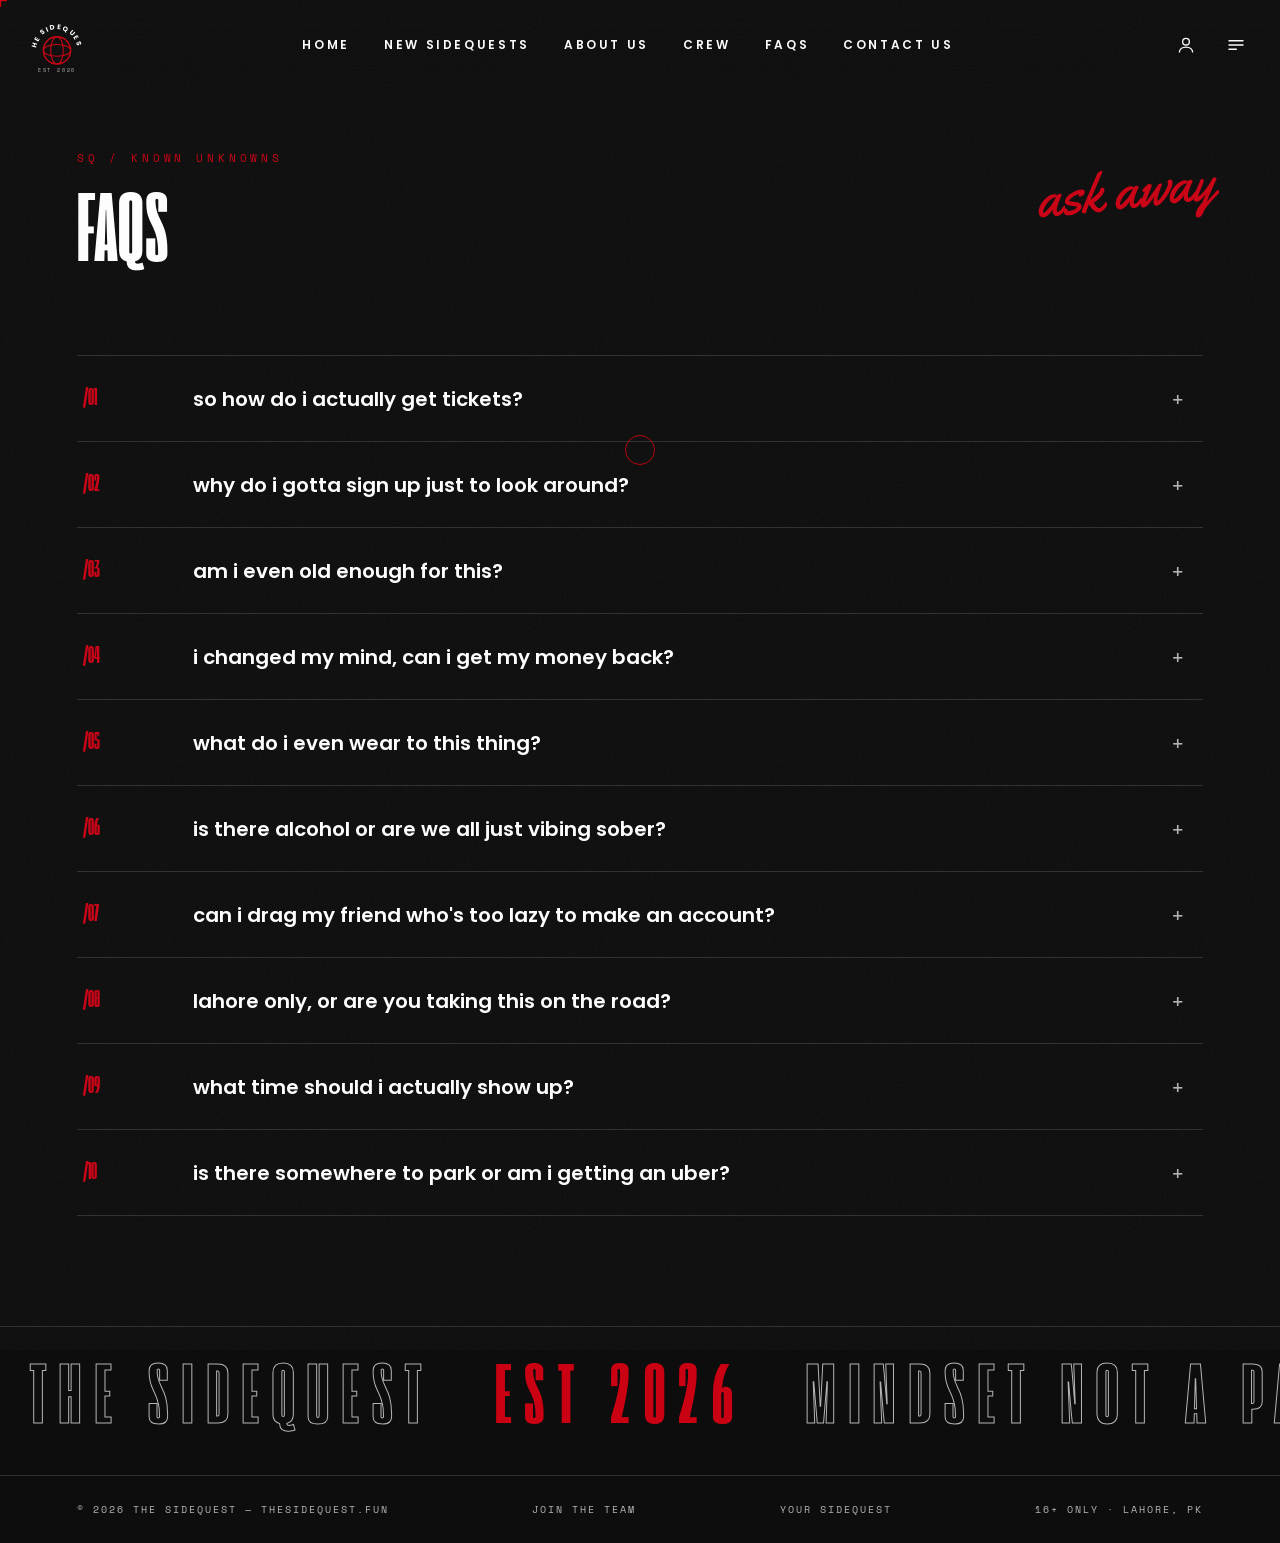
<file: faqs.html>
<!doctype html>
<html lang="en">
<head>
<meta charset="utf-8">
<meta name="viewport" content="width=device-width, initial-scale=1">
<title>THE SIDEQUEST — FAQs</title>
<link rel="icon" href="data:image/svg+xml,<svg xmlns='http://www.w3.org/2000/svg' viewBox='0 0 64 64'><circle cx='32' cy='32' r='28' fill='%23CA0013'/><circle cx='32' cy='32' r='18' fill='none' stroke='%230D0D0D' stroke-width='3'/><ellipse cx='32' cy='32' rx='8' ry='18' fill='none' stroke='%230D0D0D' stroke-width='3'/></svg>">
<link rel="preconnect" href="https://fonts.googleapis.com">
<link rel="preconnect" href="https://fonts.gstatic.com" crossorigin>
<link href="https://fonts.googleapis.com/css2?family=Poppins:ital,wght@0,300;0,400;0,500;0,600;0,700;1,300;1,400&family=Space+Mono:wght@400;700&family=Yellowtail&display=swap" rel="stylesheet">
<link rel="preload" href="sq-display.woff" as="font" type="font/woff" crossorigin>
<link rel="stylesheet" href="styles.css">
</head><body class="sub">

<div id="grain"></div>
<div id="cur"><span id="curlabel"></span></div><div id="curring"></div>

<header id="nav">
  <a class="logo" href="index.html#hero" aria-label="The Sidequest — home">
    <svg width="58" height="58" viewBox="0 0 64 64" fill="none" aria-hidden="true">
      <defs><path id="arc" d="M9,38 A23,23 0 0 1 55,38"/></defs>
      <text font-family="Poppins,sans-serif" font-weight="700" font-size="7.4" letter-spacing="1.4" fill="#FFFFFF">
        <textPath href="#arc" startOffset="50%" text-anchor="middle">THE SIDEQUEST</textPath>
      </text>
      <circle cx="32" cy="38" r="15" stroke="#CA0013" stroke-width="1.6"/>
      <ellipse cx="32" cy="38" rx="7" ry="15" stroke="#CA0013" stroke-width="1.2"/>
      <ellipse cx="32" cy="38" rx="15" ry="6.5" stroke="#CA0013" stroke-width="1.2"/>
      <text x="32" y="62" text-anchor="middle" font-family="'Space Mono',monospace" font-size="5.6" letter-spacing="2" fill="#B5B5B5">EST 2026</text>
    </svg>
  </a>
  <nav class="links" aria-label="primary">
    <a href="index.html#hero">Home</a>
    <a href="index.html#sidequests">New Sidequests</a>
    <a href="index.html#about">About Us</a>
    <a href="crew.html">Crew</a>
    <a href="faqs.html">FAQs</a>
    <a href="index.html#contact">Contact Us</a>
  </nav>
  <div class="icons">
    <button id="profilebtn" aria-label="Profile">
      <svg viewBox="0 0 24 24" fill="none" stroke="currentColor" stroke-width="1.6"><circle cx="12" cy="8" r="4"/><path d="M4 21c0-4 3.6-6.5 8-6.5s8 2.5 8 6.5"/></svg>
    </button>
    <button id="menubtn" aria-label="Open menu" aria-expanded="false">
      <svg viewBox="0 0 24 24" stroke="currentColor" stroke-width="1.8"><path d="M3 7h18M3 12h18M3 17h10"/></svg>
    </button>
  </div>
</header>

<!-- DRAWER -->
<div id="drawer" aria-hidden="true">
  <div class="shade" id="drawershade"></div>
  <div class="panel" role="dialog" aria-label="site map">
    <button class="x" id="drawerx">CLOSE ✕</button>
    <div class="tag">the whole map, no gatekeeping…</div>
    <nav>
      <a href="index.html#hero"><i>01</i>Home</a>
      <a href="index.html#sidequests"><i>02</i>New Sidequests</a>
      <a href="index.html#about"><i>03</i>About Us</a>
      <a href="crew.html"><i>04</i>Crew</a>
      <a href="faqs.html"><i>05</i>FAQs</a>
      <a href="join.html"><i>06</i>Join The Team</a>
      <a href="index.html#pitch"><i>07</i>Your Sidequest</a>
      <a href="index.html#contact"><i>08</i>Contact Us</a>
      <a href="#" data-toast="profile page ships with the auth build."><i>09</i>Profile</a>
    </nav>
    <div class="socials">
      <a href="https://discord.gg/yD5qRep89" target="_blank" rel="noopener" aria-label="Discord">
        <svg viewBox="0 0 24 24" fill="currentColor"><path d="M19.6 5.3A16.9 16.9 0 0 0 15.4 4l-.5 1a15.6 15.6 0 0 0-5.8 0L8.6 4a16.9 16.9 0 0 0-4.2 1.3C1.7 9.3 1 13.2 1.4 17a17 17 0 0 0 5.2 2.6l1.1-1.8c-.6-.2-1.2-.5-1.7-.9l.4-.3a12.2 12.2 0 0 0 10.4 0l.4.3c-.5.4-1.1.7-1.7.9l1.1 1.8A17 17 0 0 0 21.8 17c.5-4.4-.7-8.3-2.2-11.7zM8.7 14.8c-1 0-1.8-.9-1.8-2s.8-2 1.8-2 1.8.9 1.8 2-.8 2-1.8 2zm6.6 0c-1 0-1.8-.9-1.8-2s.8-2 1.8-2 1.8.9 1.8 2-.8 2-1.8 2z"/></svg>
      </a>
      <a href="#" aria-label="YouTube" data-toast="youtube — where we'll document everything.">
        <svg viewBox="0 0 24 24" fill="currentColor"><path d="M23 8s-.2-1.6-.9-2.3c-.9-.9-1.9-.9-2.3-1C16.6 4.5 12 4.5 12 4.5s-4.6 0-7.8.2c-.4.1-1.4.1-2.3 1C1.2 6.4 1 8 1 8S.8 9.9.8 11.8v1.7C.8 15.4 1 17.3 1 17.3s.2 1.6.9 2.3c.9.9 2 .9 2.5 1 1.8.2 7.6.2 7.6.2s4.6 0 7.8-.2c.4-.1 1.4-.1 2.3-1 .7-.7.9-2.3.9-2.3s.2-1.9.2-3.8v-1.7C23.2 9.9 23 8 23 8zM9.7 15.3V8.9l6.2 3.2-6.2 3.2z"/></svg>
      </a>
    </div>
  </div>
</div>

<main>
  <section id="faq">
    <div class="eyebrow rv">SQ / KNOWN UNKNOWNS</div>
    <h2 class="h-big rv">FAQs<span class="script">ask away</span></h2>
    <div class="faqs rv">
      <details><summary><span class="num">/01</span><span class="q">so how do i actually get tickets?</span><span class="plus">+</span></summary><p class="a">create an account, head to new sidequests, pick the one you're in for, and check out — payment's handled right there on the site. no dms, no "hey is this still available."</p></details>
      <details><summary><span class="num">/02</span><span class="q">why do i gotta sign up just to look around?</span><span class="plus">+</span></summary><p class="a">because we're not a public poster board. sidequest's for the people who are actually in — sign up takes thirty seconds and then you're in the loop for everything.</p></details>
      <details><summary><span class="num">/03</span><span class="q">am i even old enough for this?</span><span class="plus">+</span></summary><p class="a">you need to be 16+ to make an account. that's the line, no exceptions.</p></details>
      <details><summary><span class="num">/04</span><span class="q">i changed my mind, can i get my money back?</span><span class="plus">+</span></summary><p class="a">depends on how close it is to the date — check the specific event's refund terms before you buy. we're not heartless, but we're also not a bank.</p></details>
      <details><summary><span class="num">/05</span><span class="q">what do i even wear to this thing?</span><span class="plus">+</span></summary><p class="a">whatever makes you feel like you. we're not big on dress codes — just don't show up in flip flops and expect to have the time of your life.</p></details>
      <details><summary><span class="num">/06</span><span class="q">is there alcohol or are we all just vibing sober?</span><span class="plus">+</span></summary><p class="a">depends on the venue and the event — we'll always spell it out on the event page so you know exactly what you're walking into.</p></details>
      <details><summary><span class="num">/07</span><span class="q">can i drag my friend who's too lazy to make an account?</span><span class="plus">+</span></summary><p class="a">nope, everyone needs their own account. takes them thirty seconds, tell them to stop being lazy.</p></details>
      <details><summary><span class="num">/08</span><span class="q">lahore only, or are you taking this on the road?</span><span class="plus">+</span></summary><p class="a">lahore's home base for now. if we ever go beyond that, you'll hear it from us first — not a rumor.</p></details>
      <details><summary><span class="num">/09</span><span class="q">what time should i actually show up?</span><span class="plus">+</span></summary><p class="a">whatever time's listed on the ticket. don't be the person still getting ready when the night's already happening.</p></details>
      <details><summary><span class="num">/10</span><span class="q">is there somewhere to park or am i getting an uber?</span><span class="plus">+</span></summary><p class="a">check the specific venue details on the event page — some spots have parking, some don't. we'll always tell you upfront.</p></details>
    </div>
  </section>
</main>

<footer>
  <div class="foot-mq" aria-hidden="true">
    <div class="mq" style="--spd:30s">
      <span>THE SIDEQUEST</span><span class="solid">EST 2026</span><span>MINDSET NOT A PARTY</span><span class="solid">LAHORE</span>
      <span>THE SIDEQUEST</span><span class="solid">EST 2026</span><span>MINDSET NOT A PARTY</span><span class="solid">LAHORE</span>
    </div>
  </div>
  <div class="foot-bottom">
    <span>© 2026 THE SIDEQUEST — thesidequest.fun</span>
    <a href="join.html">JOIN THE TEAM</a>
    <a href="index.html#pitch">YOUR SIDEQUEST</a>
    <span>16+ ONLY · LAHORE, PK</span>
  </div>
</footer>

<div id="toast" role="status"></div>

<script src="site.js"></script>
</body>
</html>
</file>
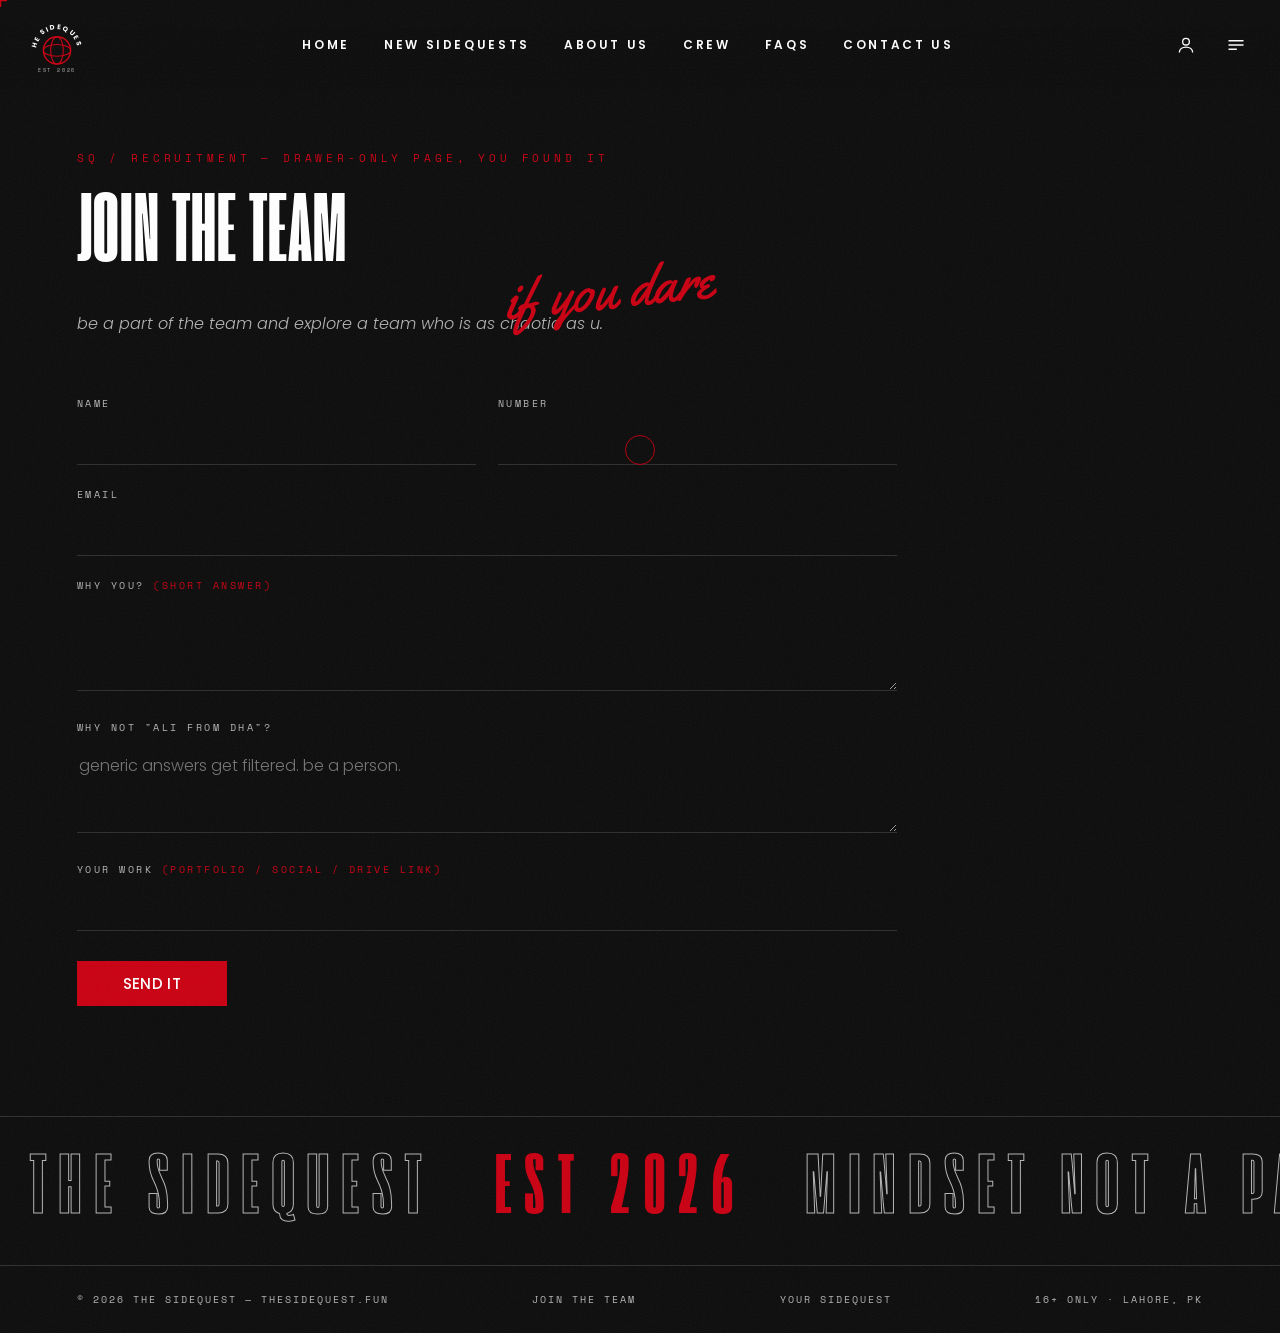
<file: join.html>
<!doctype html>
<html lang="en">
<head>
<meta charset="utf-8">
<meta name="viewport" content="width=device-width, initial-scale=1">
<title>THE SIDEQUEST — join the team</title>
<link rel="icon" href="data:image/svg+xml,<svg xmlns='http://www.w3.org/2000/svg' viewBox='0 0 64 64'><circle cx='32' cy='32' r='28' fill='%23CA0013'/><circle cx='32' cy='32' r='18' fill='none' stroke='%230D0D0D' stroke-width='3'/><ellipse cx='32' cy='32' rx='8' ry='18' fill='none' stroke='%230D0D0D' stroke-width='3'/></svg>">
<link rel="preconnect" href="https://fonts.googleapis.com">
<link rel="preconnect" href="https://fonts.gstatic.com" crossorigin>
<link href="https://fonts.googleapis.com/css2?family=Poppins:ital,wght@0,300;0,400;0,500;0,600;0,700;1,300;1,400&family=Space+Mono:wght@400;700&family=Yellowtail&display=swap" rel="stylesheet">
<link rel="preload" href="sq-display.woff" as="font" type="font/woff" crossorigin>
<link rel="stylesheet" href="styles.css">
</head><body class="sub">

<div id="grain"></div>
<div id="cur"><span id="curlabel"></span></div><div id="curring"></div>

<header id="nav">
  <a class="logo" href="index.html#hero" aria-label="The Sidequest — home">
    <svg width="58" height="58" viewBox="0 0 64 64" fill="none" aria-hidden="true">
      <defs><path id="arc" d="M9,38 A23,23 0 0 1 55,38"/></defs>
      <text font-family="Poppins,sans-serif" font-weight="700" font-size="7.4" letter-spacing="1.4" fill="#FFFFFF">
        <textPath href="#arc" startOffset="50%" text-anchor="middle">THE SIDEQUEST</textPath>
      </text>
      <circle cx="32" cy="38" r="15" stroke="#CA0013" stroke-width="1.6"/>
      <ellipse cx="32" cy="38" rx="7" ry="15" stroke="#CA0013" stroke-width="1.2"/>
      <ellipse cx="32" cy="38" rx="15" ry="6.5" stroke="#CA0013" stroke-width="1.2"/>
      <text x="32" y="62" text-anchor="middle" font-family="'Space Mono',monospace" font-size="5.6" letter-spacing="2" fill="#B5B5B5">EST 2026</text>
    </svg>
  </a>
  <nav class="links" aria-label="primary">
    <a href="index.html#hero">Home</a>
    <a href="index.html#sidequests">New Sidequests</a>
    <a href="index.html#about">About Us</a>
    <a href="crew.html">Crew</a>
    <a href="faqs.html">FAQs</a>
    <a href="index.html#contact">Contact Us</a>
  </nav>
  <div class="icons">
    <button id="profilebtn" aria-label="Profile">
      <svg viewBox="0 0 24 24" fill="none" stroke="currentColor" stroke-width="1.6"><circle cx="12" cy="8" r="4"/><path d="M4 21c0-4 3.6-6.5 8-6.5s8 2.5 8 6.5"/></svg>
    </button>
    <button id="menubtn" aria-label="Open menu" aria-expanded="false">
      <svg viewBox="0 0 24 24" stroke="currentColor" stroke-width="1.8"><path d="M3 7h18M3 12h18M3 17h10"/></svg>
    </button>
  </div>
</header>

<!-- DRAWER -->
<div id="drawer" aria-hidden="true">
  <div class="shade" id="drawershade"></div>
  <div class="panel" role="dialog" aria-label="site map">
    <button class="x" id="drawerx">CLOSE ✕</button>
    <div class="tag">the whole map, no gatekeeping…</div>
    <nav>
      <a href="index.html#hero"><i>01</i>Home</a>
      <a href="index.html#sidequests"><i>02</i>New Sidequests</a>
      <a href="index.html#about"><i>03</i>About Us</a>
      <a href="crew.html"><i>04</i>Crew</a>
      <a href="faqs.html"><i>05</i>FAQs</a>
      <a href="join.html"><i>06</i>Join The Team</a>
      <a href="index.html#pitch"><i>07</i>Your Sidequest</a>
      <a href="index.html#contact"><i>08</i>Contact Us</a>
      <a href="#" data-toast="profile page ships with the auth build."><i>09</i>Profile</a>
    </nav>
    <div class="socials">
      <a href="https://discord.gg/yD5qRep89" target="_blank" rel="noopener" aria-label="Discord">
        <svg viewBox="0 0 24 24" fill="currentColor"><path d="M19.6 5.3A16.9 16.9 0 0 0 15.4 4l-.5 1a15.6 15.6 0 0 0-5.8 0L8.6 4a16.9 16.9 0 0 0-4.2 1.3C1.7 9.3 1 13.2 1.4 17a17 17 0 0 0 5.2 2.6l1.1-1.8c-.6-.2-1.2-.5-1.7-.9l.4-.3a12.2 12.2 0 0 0 10.4 0l.4.3c-.5.4-1.1.7-1.7.9l1.1 1.8A17 17 0 0 0 21.8 17c.5-4.4-.7-8.3-2.2-11.7zM8.7 14.8c-1 0-1.8-.9-1.8-2s.8-2 1.8-2 1.8.9 1.8 2-.8 2-1.8 2zm6.6 0c-1 0-1.8-.9-1.8-2s.8-2 1.8-2 1.8.9 1.8 2-.8 2-1.8 2z"/></svg>
      </a>
      <a href="#" aria-label="YouTube" data-toast="youtube — where we'll document everything.">
        <svg viewBox="0 0 24 24" fill="currentColor"><path d="M23 8s-.2-1.6-.9-2.3c-.9-.9-1.9-.9-2.3-1C16.6 4.5 12 4.5 12 4.5s-4.6 0-7.8.2c-.4.1-1.4.1-2.3 1C1.2 6.4 1 8 1 8S.8 9.9.8 11.8v1.7C.8 15.4 1 17.3 1 17.3s.2 1.6.9 2.3c.9.9 2 .9 2.5 1 1.8.2 7.6.2 7.6.2s4.6 0 7.8-.2c.4-.1 1.4-.1 2.3-1 .7-.7.9-2.3.9-2.3s.2-1.9.2-3.8v-1.7C23.2 9.9 23 8 23 8zM9.7 15.3V8.9l6.2 3.2-6.2 3.2z"/></svg>
      </a>
    </div>
  </div>
</div>

<main>
  <section id="join">
    <div class="eyebrow rv">SQ / RECRUITMENT — DRAWER-ONLY PAGE, YOU FOUND IT</div>
    <h2 class="h-big rv">Join The Team<span class="script">if you dare</span></h2>
    <p class="lead rv">be a part of the team and explore a team who is as chaotic as u.</p>
    <form class="formwrap rv" data-toast="application noted (demo). the real inbox arrives with the backend.">
      <div><label for="j-name">Name</label><input id="j-name" required></div>
      <div><label for="j-number">Number</label><input id="j-number" type="tel" required></div>
      <div class="full"><label for="j-email">Email</label><input id="j-email" type="email" required></div>
      <div class="full"><label for="j-why">Why you? <i>(short answer)</i></label><textarea id="j-why" required></textarea></div>
      <div class="full"><label for="j-ali">Why not "Ali from DHA"?</label><textarea id="j-ali" required placeholder="generic answers get filtered. be a person."></textarea></div>
      <div class="full"><label for="j-work">Your work <i>(portfolio / social / drive link)</i></label><input id="j-work" type="url" required></div>
      <button class="sendbtn" type="submit">SEND IT</button>
    </form>
  </section>
</main>

<footer>
  <div class="foot-mq" aria-hidden="true">
    <div class="mq" style="--spd:30s">
      <span>THE SIDEQUEST</span><span class="solid">EST 2026</span><span>MINDSET NOT A PARTY</span><span class="solid">LAHORE</span>
      <span>THE SIDEQUEST</span><span class="solid">EST 2026</span><span>MINDSET NOT A PARTY</span><span class="solid">LAHORE</span>
    </div>
  </div>
  <div class="foot-bottom">
    <span>© 2026 THE SIDEQUEST — thesidequest.fun</span>
    <a href="join.html">JOIN THE TEAM</a>
    <a href="index.html#pitch">YOUR SIDEQUEST</a>
    <span>16+ ONLY · LAHORE, PK</span>
  </div>
</footer>

<div id="toast" role="status"></div>

<script src="site.js"></script>
</body>
</html>
</file>
<file: styles.css>
@font-face{font-family:'SQ Display';src:url(sq-display.woff) format('woff');font-display:swap}
/* ============ TOKENS (locked design system) ============ */
:root{
  --black:#0D0D0D;
  --red:#CA0013;
  --white:#FFFFFF;
  --grey:#B5B5B5;
  --card:#151515;
  --line:rgba(255,255,255,.14);
  --disp:'SQ Display',Impact,'Arial Narrow',sans-serif; /* SQ Display = the condensed face from the Canva build (self-hosted, name table stripped); system condensed faces if it fails */
  --body:'Poppins',sans-serif;
  --mono:'Space Mono',monospace;    /* ticket / boarding-pass data */
  --script:'Yellowtail',cursive;    /* red script accent — brand signature move */
}
*{margin:0;padding:0;box-sizing:border-box}
html{scroll-behavior:smooth}
html,body{background:var(--black);color:var(--white);overflow-x:clip}
body{font-family:var(--body);font-weight:300;cursor:none;font-synthesis-weight:none} /* no overflow-x:hidden here: with html{overflow-x:clip} it would make body a scroll container and kill position:sticky */ /* SQ Display ships one weight; never fake-bold it */
::selection{background:var(--red);color:var(--white)}
a{color:inherit;text-decoration:none}
button,input,select,textarea{font-family:inherit;cursor:none}
:focus-visible{outline:2px solid var(--red);outline-offset:3px}
img{max-width:100%;display:block}

/* ============ GRAIN + CURSOR ============ */
#grain{position:fixed;inset:-50%;width:200%;height:200%;pointer-events:none;z-index:2000;opacity:.055;will-change:transform;
  background-image:url("data:image/svg+xml,%3Csvg xmlns='http://www.w3.org/2000/svg' width='300' height='300'%3E%3Cfilter id='n'%3E%3CfeTurbulence type='fractalNoise' baseFrequency='0.9' numOctaves='2'/%3E%3C/filter%3E%3Crect width='300' height='300' filter='url(%23n)'/%3E%3C/svg%3E");
  animation:grain 7s steps(10) infinite}
@keyframes grain{0%,100%{transform:translate(0,0)}20%{transform:translate(-3%,2%)}40%{transform:translate(2%,-3%)}60%{transform:translate(-2%,-2%)}80%{transform:translate(3%,3%)}}
#cur,#curring{position:fixed;top:0;left:0;pointer-events:none;z-index:3000;transform:translate(-50%,-50%)}
#cur{width:14px;height:14px}
#cur::before,#cur::after{content:"";position:absolute;background:var(--red)}
#cur::before{left:50%;top:0;width:1.5px;height:100%;transform:translateX(-50%)}
#cur::after{top:50%;left:0;height:1.5px;width:100%;transform:translateY(-50%)}
#curring{width:30px;height:30px;border:1.5px solid rgba(202,0,19,.9);border-radius:50%;transition:width .25s,height .25s,border-color .25s}
#curring.big{width:52px;height:52px;border-style:dashed;animation:curspin 6s linear infinite}
@keyframes curspin{to{rotate:360deg}}
#curlabel{position:absolute;top:calc(100% + 10px);left:50%;translate:-50% 0;font-family:var(--mono);font-size:9px;letter-spacing:.15em;color:var(--white);background:var(--black);border:1px solid var(--red);padding:3px 9px;white-space:nowrap;opacity:0;transition:opacity .2s}
#cur.tag #curlabel{opacity:1}
@media (hover:none){#cur,#curring{display:none}body,button,input,select,textarea{cursor:auto}}

/* touch devices: no grain (4x-viewport repaint every frame), no 13 MB topo film, half the photo wall */
@media (hover:none),(max-width:900px){#grain{display:none}}
@media (max-width:900px){#pitch .bgvid{display:none}}
@media (max-width:640px){.wall-set .card:nth-child(even){display:none}}

/* ============ LOADER ============ */
#loader{position:fixed;inset:0;z-index:1500;background:var(--black);display:flex;flex-direction:column;gap:18px;align-items:center;justify-content:center;transition:opacity .5s,visibility .5s}
#loader.done{opacity:0;visibility:hidden}
#loader .l1{font-family:var(--mono);font-size:11px;letter-spacing:.35em;color:var(--grey)}
#loader .l2{font-family:var(--disp);font-size:clamp(28px,5vw,48px);letter-spacing:.04em}
#loader .bar{width:min(320px,70vw);height:2px;background:var(--line);overflow:hidden}
#loader .bar i{display:block;height:100%;width:0;background:var(--red);animation:load 1.2s ease forwards}
@keyframes load{to{width:100%}}
#loader .cnt{position:absolute;bottom:22px;left:50%;translate:-50% 0;font-family:var(--disp);font-size:52px;letter-spacing:.06em;color:var(--white)}

/* ============ GATE (full-gate checkpoint) ============ */
#gate{position:fixed;inset:0;z-index:1200}
#gate .door{position:absolute;top:0;bottom:0;width:50.1%;background:#0A0A0A;transition:transform 1s cubic-bezier(.8,0,.2,1)}
#gate .door.l{left:0;border-right:1px solid var(--red)}
#gate .door.r{right:0;border-left:1px solid var(--red)}
#gate.open .door.l{transform:translateX(-101%)}
#gate.open .door.r{transform:translateX(101%)}
#gate .inner{position:absolute;inset:0;display:flex;align-items:center;justify-content:center;padding:24px;overflow:auto;transition:opacity .5s}
#gate.open .inner{opacity:0;pointer-events:none}
.pass{width:min(520px,94vw);background:var(--card);border:1px solid var(--line);position:relative;padding:34px 34px 28px}
.pass::before,.pass::after{content:"";position:absolute;width:26px;height:26px;border-radius:50%;background:#0A0A0A;border:1px solid var(--line);top:50%;transform:translateY(-50%)}
.pass::before{left:-14px}
.pass::after{right:-14px}
.pass .ph{display:flex;justify-content:space-between;align-items:flex-start;border-bottom:1px dashed var(--line);padding-bottom:18px;margin-bottom:22px}
.pass .ph .t1{font-family:var(--mono);font-size:10px;letter-spacing:.3em;color:var(--red)}
.pass .ph .t2{font-family:var(--disp);font-size:30px;letter-spacing:.03em;margin-top:6px}
.pass .ph .t3{font-family:var(--mono);font-size:10px;color:var(--grey);text-align:right;line-height:1.8}
.pass .grid{display:grid;grid-template-columns:1fr 1fr;gap:14px}
.pass label{display:block;font-family:var(--mono);font-size:9px;letter-spacing:.25em;color:var(--grey);margin-bottom:6px;text-transform:uppercase}
.pass .full{grid-column:1/-1}
.pass input,.pass select{width:100%;background:transparent;border:1px solid var(--line);color:var(--white);padding:11px 12px;font-size:16px;font-weight:300;border-radius:0;transition:border-color .2s}
.pass input:focus,.pass select:focus{border-color:var(--red);outline:none}
.pass select{appearance:none;background-image:url("data:image/svg+xml,%3Csvg xmlns='http://www.w3.org/2000/svg' width='10' height='6'%3E%3Cpath d='M0 0l5 6 5-6z' fill='%23CA0013'/%3E%3C/svg%3E");background-repeat:no-repeat;background-position:right 12px center}
.pass select option{background:var(--card)}
.pass .err{grid-column:1/-1;font-size:12px;color:var(--red);font-style:italic;min-height:16px}
.pass .alt{grid-column:1/-1;display:flex;justify-content:space-between;font-family:var(--mono);font-size:10px;color:var(--grey);margin-top:10px}
.pass .alt a{border-bottom:1px solid var(--line)}
.pass .alt a:hover{color:var(--red);border-color:var(--red)}
.pass .barcode{margin-top:22px;height:34px;background:repeating-linear-gradient(90deg,var(--grey) 0 2px,transparent 2px 5px,var(--grey) 5px 6px,transparent 6px 11px);opacity:.5}
#stamp{position:absolute;inset:0;display:flex;align-items:center;justify-content:center;pointer-events:none;z-index:5}
#stamp span{border:3px solid var(--red);color:var(--red);font-family:var(--disp);font-size:clamp(30px,6vw,58px);letter-spacing:.1em;padding:10px 30px;transform:rotate(-11deg) scale(3);opacity:0}
#stamp.hit span{animation:stamp .45s cubic-bezier(.2,1.4,.4,1) forwards}
@keyframes stamp{to{transform:rotate(-11deg) scale(1);opacity:1}}
.shake{animation:shake .4s}
@keyframes shake{20%,60%{transform:translateX(-7px)}40%,80%{transform:translateX(7px)}}

/* ============ NAV ============ */
#nav{position:fixed;top:0;left:0;right:0;z-index:900;display:flex;align-items:center;justify-content:space-between;padding:16px 28px;mix-blend-mode:normal;background:linear-gradient(var(--black) 30%,transparent)}
#nav .links{display:flex;gap:34px}
#nav .links a{font-family:var(--body);font-weight:600;font-size:12px;letter-spacing:.22em;text-transform:uppercase;position:relative;padding:4px 0}
#nav .links a::after{content:"";position:absolute;left:0;bottom:0;height:1px;width:0;background:var(--red);transition:width .3s}
#nav .links a:hover::after{width:100%}
#nav .icons{display:flex;gap:18px;align-items:center}
#nav .icons button{background:none;border:none;color:var(--white);display:grid;place-items:center;padding:6px}
#nav .icons svg{width:20px;height:20px}
#nav .icons button:hover{color:var(--red)}
.logo svg{display:block;overflow:visible}
@media (max-width:900px){#nav .links{display:none}}

/* ============ DRAWER ============ */
#drawer{position:fixed;inset:0;z-index:1000;pointer-events:none}
#drawer .shade{position:absolute;inset:0;background:rgba(0,0,0,.6);opacity:0;transition:opacity .4s}
#drawer .panel{position:absolute;top:0;right:0;bottom:0;width:min(480px,100vw);background:#0A0A0A;border-left:1px solid var(--red);transform:translateX(102%);transition:transform .55s cubic-bezier(.7,0,.2,1);padding:90px 44px 40px;display:flex;flex-direction:column;overflow:auto}
#drawer.on{pointer-events:auto}
#drawer.on .shade{opacity:1}
#drawer.on .panel{transform:none}
#drawer .x{position:absolute;top:22px;right:26px;background:none;border:none;color:var(--white);font-family:var(--mono);font-size:12px;letter-spacing:.2em}
#drawer .x:hover{color:var(--red)}
#drawer nav a{display:flex;align-items:baseline;gap:14px;font-family:var(--disp);font-size:clamp(30px,4.4vw,42px);letter-spacing:.03em;text-transform:uppercase;padding:9px 0;color:var(--white);transition:color .2s,transform .2s}
#drawer nav a i{font-family:var(--mono);font-size:10px;font-style:normal;color:var(--red)}
#drawer nav a:hover{color:var(--red);transform:translateX(10px)}
#drawer .socials{margin-top:auto;padding-top:30px;border-top:1px dashed var(--line);display:flex;gap:22px}
#drawer .socials a{color:var(--grey)}
#drawer .socials a:hover{color:var(--red)}
#drawer .socials svg{width:22px;height:22px}
#drawer .tag{font-family:var(--script);color:var(--red);font-size:26px;margin-bottom:18px;transform:rotate(-3deg)}

/* ============ BUTTON (one style site-wide: the solid red block from the Canva "Your Sidequest" submit) ============ */
.btn,.sendbtn,.hero-cta,.pass .go{display:inline-block;background:var(--red);color:var(--white);border:none;border-radius:0;font-family:var(--body);font-weight:500;font-size:15px;letter-spacing:.02em;line-height:1;padding:15px 46px;text-transform:uppercase;transition:background .2s,transform .15s}
.btn:hover,.sendbtn:hover,.hero-cta:hover,.pass .go:hover{background:#E00016;transform:translateY(-2px)}

/* ============ SECTION BASICS ============ */
section{padding:110px 6vw;position:relative}
.eyebrow{font-family:var(--mono);font-size:11px;letter-spacing:.35em;color:var(--red);text-transform:uppercase;margin-bottom:22px}
.h-big{font-family:var(--disp);font-size:clamp(44px,8vw,110px);line-height:.95;letter-spacing:.01em;text-transform:uppercase;position:relative}
.script{font-family:var(--script);color:var(--red);text-transform:none;letter-spacing:0}
.h-big .script{position:absolute;font-size:.55em;transform:rotate(-6deg);z-index:2;pointer-events:none}
.rv{opacity:0;transform:translateY(30px);transition:opacity .8s cubic-bezier(.2,.7,.2,1),transform .8s cubic-bezier(.2,.7,.2,1)}
.rv.in{opacity:1;transform:none}
@media (max-width:640px){.h-big .script{position:static;display:inline-block;margin-left:12px;transform:rotate(-5deg)}}

/* ============ HERO (Canva build: full-bleed road film, one giant line, red pill) ============ */
#hero{padding:0}
.stick{position:relative;height:100vh;height:100svh;display:flex;align-items:center;justify-content:center;overflow:hidden}
.vidwrap{position:absolute;inset:0;z-index:0;overflow:hidden}
.vidwrap video,.bgvid{position:absolute;inset:0;width:100%;height:100%;object-fit:cover}
.vidwrap::after{content:"";position:absolute;inset:0;background:radial-gradient(ellipse at center,rgba(13,13,13,.55),rgba(13,13,13,.25) 60%,transparent),linear-gradient(rgba(13,13,13,.6),rgba(13,13,13,.2) 30%,rgba(13,13,13,.2) 70%,var(--black))}
.hero-title{position:relative;z-index:3;text-align:center;padding:0 4vw}
.hero-title h1{font-family:var(--disp);font-size:clamp(64px,15.5vw,220px);line-height:.9;letter-spacing:.005em;text-transform:uppercase;color:var(--white);text-shadow:0 6px 50px rgba(0,0,0,.7)}
.hero-cta{margin-top:2.5vh}
/* masked line reveals (played by .stick.open when the gate lifts) */
.lm{display:block;overflow:hidden}
.lm .li{display:inline-block;transform:translateY(115%);transition:transform .95s cubic-bezier(.2,.75,.2,1);transition-delay:var(--d,0s)}
.stick.open .li{transform:none}
.fa{opacity:0;transform:translateY(20px);transition:opacity .7s,transform .7s;transition-delay:var(--d,0s)}
.stick.open .fa{opacity:1;transform:none}

/* ============ TAPES (diagonal ribbons) ============ */
.tapes{position:relative;height:220px;overflow:visible;z-index:5;pointer-events:none}
.tape{position:absolute;left:-5%;width:110%;background:var(--red);padding:12px 0;overflow:hidden;box-shadow:0 8px 30px rgba(0,0,0,.5)}
.tape.a{transform:rotate(-2.5deg);top:30px}
.tape.b{transform:rotate(1.8deg);top:64px;background:var(--white);color:var(--black)}
.mq{display:flex;width:max-content;animation:mq var(--spd,20s) linear infinite}
.tape.b .mq{animation-direction:reverse}
.mq span{font-family:var(--disp);font-size:20px;letter-spacing:.15em;text-transform:uppercase;padding:0 26px;white-space:nowrap}
.mq span i{font-family:var(--script);font-style:normal;text-transform:none;letter-spacing:0}
@keyframes mq{to{transform:translateX(-50%)}}

/* ============ TICKETS ============ */
#sidequests .h-big .script{right:-.4em;bottom:-.55em}
.tix{display:grid;grid-template-columns:repeat(auto-fit,minmax(320px,1fr));gap:34px;margin-top:70px}
.ticket{position:relative;background:var(--card);border:1px solid var(--line);display:flex;min-height:230px;transition:transform .3s cubic-bezier(.2,.7,.2,1),box-shadow .3s}
.ticket:hover{transform:translateY(-8px) rotate(-.6deg);box-shadow:0 24px 60px rgba(0,0,0,.55)}
.ticket .notch{position:absolute;width:26px;height:26px;border-radius:50%;background:var(--black);border:1px solid var(--line);z-index:2}
.ticket .notch.t{top:-14px}
.ticket .notch.b{bottom:-14px}
.ticket .notch.t,.ticket .notch.b{left:calc(100% - 105px);transform:translateX(-50%)}
.ticket .main{flex:1;padding:26px 26px 22px;display:flex;flex-direction:column}
.badge{align-self:flex-start;font-family:var(--mono);font-size:9px;letter-spacing:.25em;padding:5px 10px;margin-bottom:16px}
.badge.confirmed{background:var(--red);color:var(--white)}
.badge.sold{border:1px solid var(--grey);color:var(--grey);text-decoration:line-through}
.badge.soon{border:1px dashed var(--red);color:var(--red)}
.ticket h3{font-family:var(--disp);font-size:34px;letter-spacing:.02em;text-transform:uppercase;line-height:1}
.ticket .meta{margin-top:14px;font-family:var(--mono);font-size:11px;color:var(--grey);line-height:2}
.ticket .meta b{color:var(--white);font-weight:400}
.ticket .desc{font-size:12.5px;color:var(--grey);margin-top:12px;font-style:italic;line-height:1.7}
.ticket .stub{width:104px;border-left:2px dashed var(--line);display:flex;flex-direction:column;align-items:center;justify-content:space-between;padding:22px 10px;position:relative;transition:transform .5s cubic-bezier(.6,-.3,.3,1.4),opacity .5s}
.ticket .stub .code{writing-mode:vertical-rl;font-family:var(--mono);font-size:10px;letter-spacing:.3em;color:var(--grey)}
.ticket .stub .bc{width:44px;flex:1;margin:14px 0;background:repeating-linear-gradient(0deg,var(--grey) 0 2px,transparent 2px 5px,var(--grey) 5px 6px,transparent 6px 10px);opacity:.5}
.ticket .stub .price{font-family:var(--disp);font-size:15px;color:var(--red)}
.ticket.ripped .stub{transform:translateX(70px) rotate(14deg);opacity:0}
.ticket.locked{filter:saturate(0) brightness(.62)}
.ticket.locked:hover{transform:none;box-shadow:none}
.ticket.locked .main{filter:blur(.4px)}
.ticket.locked::after{content:"COMING SOON";position:absolute;inset:auto;top:50%;left:50%;transform:translate(-50%,-50%) rotate(-9deg);border:2px solid var(--red);color:var(--red);font-family:var(--disp);font-size:26px;letter-spacing:.15em;padding:8px 20px;filter:none;background:rgba(13,13,13,.6);animation:flick 3s steps(2) infinite}
@keyframes flick{0%,92%{opacity:1}96%{opacity:.3}100%{opacity:1}}
.redact{background:var(--grey);color:transparent;opacity:.35;border-radius:2px;user-select:none}
@media (max-width:520px){
  .ticket{flex-direction:column}
  .ticket .stub{width:100%;border-left:none;border-top:2px dashed var(--line);flex-direction:row;padding:14px 20px}
  .ticket .stub .code{writing-mode:horizontal-tb}
  .ticket .stub .bc{width:auto;height:30px;flex:1;margin:0 16px;background:repeating-linear-gradient(90deg,var(--grey) 0 2px,transparent 2px 5px,var(--grey) 5px 6px,transparent 6px 10px)}
  .ticket .notch.t,.ticket .notch.b{left:auto;right:-13px;top:auto;bottom:66px;transform:none}
  .ticket .notch.t{left:-13px;right:auto}
}

/* ============ WHY US + ABOUT (Canva build: full-bleed film, copy on top) ============ */
.sec-in{position:relative;z-index:2}
/* scrims: copy must stay readable over every film */
#whyus::before,#about::before,#pitch::before{content:"";position:absolute;inset:0;z-index:1;pointer-events:none}
#whyus::before{background:linear-gradient(90deg,rgba(236,236,236,.94) 0,rgba(236,236,236,.86) 42%,rgba(236,236,236,.3) 70%,transparent)}
#about::before{background:radial-gradient(ellipse at center,rgba(13,13,13,.8),rgba(13,13,13,.55) 75%)}
#pitch::before{background:rgba(13,13,13,.66)}
#whyus,#about{padding:120px 6vw;min-height:100svh;display:flex;flex-direction:column;justify-content:center;overflow:hidden}
#whyus .h-big,#about .h-big{color:var(--red)}
#whyus{background:#ECECEC;color:var(--black);height:100vh;height:100svh;min-height:0;padding:100px 6vw 50px}
#whyus .bgvid{object-position:15% 50%}
#whyus .eyebrow{color:var(--black)}
.manifesto{max-width:560px;margin-top:24px;font-size:clamp(14px,min(1.4vw,2.1vh),19px);line-height:1.6;font-weight:400}
.manifesto p+p{margin-top:.9em}
.manifesto em{font-style:italic;color:var(--red);font-weight:600}
.about-copy{max-width:760px;margin-top:30px;font-style:italic;font-size:clamp(15px,1.8vw,19px);line-height:1.9;color:var(--grey)}
.about-copy p+p{margin-top:1.1em}
.sec-sig{margin-top:28px;font-family:var(--script);font-size:clamp(22px,2vw,28px);color:var(--red)}
#about{align-items:center;text-align:center}
#about .eyebrow{position:absolute;left:6vw;top:120px;z-index:2}
@media (max-width:900px){#whyus::before{background:rgba(236,236,236,.8)}}

/* ============ GALLERY (the archive: a 3D wall of photo cards, scroll flies the camera through it) ============ */
#gallery{height:340vh;padding:0}
.gal-stick{position:sticky;top:0;height:100vh;height:100svh;overflow:hidden;--wallh:220vh}
.wall{position:absolute;inset:0;background:var(--black);perspective:900px;overflow:hidden}
.wall-scene{position:absolute;inset:0;transform-style:preserve-3d;will-change:transform;transform:translate3d(0,calc(var(--gp,0)*-1*var(--wallh)),0)}
.wall-set{position:absolute;left:0;top:0;width:100%;height:var(--wallh);transform-style:preserve-3d}
.wall-set+.wall-set{top:var(--wallh)}
.card{position:absolute;left:var(--x);top:var(--y);width:var(--w);height:auto;transform:translateZ(var(--z,0px)) rotateX(var(--rx,0deg)) rotateY(var(--ry,0deg));box-shadow:0 30px 70px rgba(0,0,0,.65)}
.gal-shade{position:absolute;inset:0;z-index:1;background:linear-gradient(rgba(13,13,13,.78),rgba(13,13,13,.15) 34%,rgba(13,13,13,.15) 62%,rgba(13,13,13,.82)),rgba(202,0,19,.07)}
.gal-head{position:absolute;top:11vh;left:6vw;z-index:2}
.gal-head .h-big .script{right:-.5em;bottom:-.55em}
.gal-cap{position:absolute;left:6vw;bottom:11vh;z-index:2;max-width:520px;font-style:italic;font-size:clamp(14px,1.7vw,19px);color:var(--white);opacity:0;translate:0 16px;transition:opacity .5s,translate .5s;text-shadow:0 2px 14px rgba(0,0,0,.8)}
.gal-cap i{font-family:var(--mono);font-style:normal;font-size:11px;color:var(--red);margin-right:10px;letter-spacing:.15em}
.gal-cap.on{opacity:1;translate:0 0}
.gal-bar{position:absolute;left:0;right:0;bottom:0;height:3px;background:rgba(255,255,255,.14);z-index:2}
.gal-bar i{display:block;height:100%;width:calc(var(--gp,0)*100%);background:var(--red)}
@media (max-width:640px){.card{width:calc(var(--w)*1.6)}}

/* ============ SUB-PAGES ============ */
body.sub main>section:first-child{padding-top:150px}

/* ============ TEAM ============ */
#team .h-big .script{left:0;bottom:-.6em}
.crew{display:grid;grid-template-columns:repeat(auto-fit,minmax(240px,1fr));gap:26px;margin-top:80px}
@media (min-width:1100px){.crew{grid-template-columns:repeat(3,1fr)}}
.member{background:var(--card);border:1px solid var(--line);position:relative;padding:26px 22px 22px;transition:transform .3s}
.member:hover{transform:translateY(-6px) rotate(.7deg)}
.member::before,.member::after{content:"";position:absolute;width:20px;height:20px;border-radius:50%;background:var(--black);border:1px solid var(--line);left:50%;transform:translateX(-50%)}
.member::before{top:-11px}
.member::after{bottom:-11px}
.member .mtag{font-family:var(--mono);font-size:9px;letter-spacing:.25em;color:var(--red);border-bottom:1px dashed var(--line);padding-bottom:12px;margin-bottom:20px;display:flex;justify-content:space-between}
.fig{width:74px;height:96px;margin:0 auto 18px;position:relative}
.fig .fhead{width:44px;height:38px;margin:0 auto;background:#FFD500;border-radius:9px;position:relative}
.fig .fhead::before{content:"";position:absolute;top:14px;left:10px;width:6px;height:6px;border-radius:50%;background:var(--black);box-shadow:18px 0 0 var(--black)}
.fig .fhead::after{content:"";position:absolute;top:-7px;left:50%;transform:translateX(-50%);width:16px;height:7px;background:#FFD500;border-radius:3px 3px 0 0}
.fig .ftorso{width:64px;height:42px;margin:4px auto 0;background:var(--figc,var(--red));clip-path:polygon(12% 0,88% 0,100% 100%,0 100%)}
.fig .flegs{width:52px;height:14px;margin:2px auto 0;background:var(--black);border:1px solid var(--line)}
.member:hover .fhead{animation:nod .5s}
@keyframes nod{30%{transform:rotate(-9deg)}70%{transform:rotate(7deg)}}
.member h4{font-family:var(--disp);font-size:24px;text-transform:uppercase;text-align:center}
.member .chaos{font-family:var(--script);color:var(--red);font-size:21px;text-align:center;margin-top:2px}
.member .role{font-family:var(--mono);font-size:9px;letter-spacing:.2em;color:var(--grey);text-align:center;text-transform:uppercase;margin-top:10px}
.member .bio{font-size:11.5px;font-style:italic;color:var(--grey);text-align:center;margin-top:14px;line-height:1.7}
.djnote{margin-top:44px;font-family:var(--mono);font-size:11px;color:var(--grey);letter-spacing:.05em}
.djnote b{color:var(--red);font-weight:400}

/* ============ FAQ ============ */
#faq .h-big .script{right:-.2em;top:-.45em}
.faqs{margin-top:70px;border-top:1px solid var(--line)}
.faqs details{border-bottom:1px solid var(--line)}
.faqs summary{list-style:none;display:grid;grid-template-columns:90px 1fr 40px;align-items:center;gap:20px;padding:26px 6px;transition:background .25s,padding-left .25s}
.faqs summary::-webkit-details-marker{display:none}
.faqs summary:hover{background:rgba(202,0,19,.06);padding-left:18px}
.faqs .num{font-family:var(--disp);font-size:26px;color:var(--red)}
.faqs .q{font-weight:600;font-size:clamp(15px,2vw,20px)}
.faqs .plus{font-family:var(--mono);font-size:22px;color:var(--grey);text-align:center;transition:transform .3s}
.faqs details[open] .plus{transform:rotate(45deg);color:var(--red)}
.faqs .a{padding:0 6px 30px 110px;color:var(--grey);font-size:15px;line-height:1.8;max-width:820px}
@media (max-width:640px){.faqs summary{grid-template-columns:52px 1fr 30px}.faqs .a{padding-left:58px}.faqs .num{font-size:20px}}
@media (max-width:640px){
  .formwrap{grid-template-columns:1fr}
  .pass .grid{grid-template-columns:1fr}
  .mq span{font-size:15px}
  .foot-mq .mq span{font-size:clamp(34px,10vw,60px)}
}

/* ============ FORMS (join / pitch) ============ */
.formwrap{max-width:820px;margin-top:60px;display:grid;grid-template-columns:1fr 1fr;gap:22px}
.formwrap .full{grid-column:1/-1}
.formwrap label{display:block;font-family:var(--mono);font-size:10px;letter-spacing:.25em;color:var(--grey);text-transform:uppercase;margin-bottom:8px}
.formwrap label i{color:var(--red);font-style:normal}
.formwrap input,.formwrap textarea{width:100%;background:transparent;border:none;border-bottom:1px solid var(--line);color:var(--white);padding:10px 2px;font-size:16px;font-weight:300;border-radius:0;transition:border-color .25s}
.formwrap textarea{min-height:90px;resize:vertical}
.formwrap input:focus,.formwrap textarea:focus{outline:none;border-color:var(--red)}
.sendbtn,.pass .go{grid-column:1/-1;justify-self:start;margin-top:8px}
.pass .go{justify-self:stretch}
#join .h-big .script{left:38%;bottom:-.55em}
#join .lead{margin-top:26px;font-size:16px;color:var(--grey);font-style:italic;max-width:560px}
#pitch{background:var(--black);border-top:1px dashed var(--line);border-bottom:1px dashed var(--line);overflow:hidden}
#pitch .h-big .script{right:0;bottom:-.5em}
#pitch .lead{margin-top:24px;color:var(--white);font-size:17px;font-weight:400;max-width:600px;line-height:1.8}
#pitch .formwrap label{color:var(--white);font-size:12px;font-weight:700;letter-spacing:.28em}
#pitch .formwrap label i{color:var(--red)}
#pitch .formwrap input,#pitch .formwrap textarea{color:var(--white);font-size:18px;font-weight:500;border-bottom-color:rgba(255,255,255,.5)}
#pitch .formwrap input:focus,#pitch .formwrap textarea:focus{border-bottom-color:var(--red)}

/* ============ CONTACT ============ */
#contact{text-align:center;padding-bottom:140px}
#contact .h-big{display:inline-block}
#contact .h-big .script{right:-.6em;bottom:-.35em}
.iconrow{display:flex;justify-content:center;gap:clamp(20px,4vw,44px);margin-top:70px;flex-wrap:wrap}
.iconrow a{width:76px;height:76px;border:1px solid var(--line);border-radius:50%;display:grid;place-items:center;color:var(--grey);transition:all .3s cubic-bezier(.2,.7,.2,1);position:relative}
.iconrow a:hover{border-color:var(--red);color:var(--white);background:var(--red);transform:translateY(-8px) rotate(8deg);box-shadow:0 16px 40px rgba(202,0,19,.35)}
.iconrow svg{width:26px;height:26px}
.iconrow a i{position:absolute;bottom:-26px;font-family:var(--mono);font-size:9px;font-style:normal;letter-spacing:.2em;color:var(--grey);opacity:0;transition:opacity .25s}
.iconrow a:hover i{opacity:1}
#contact .noaddr{margin-top:80px;font-family:var(--mono);font-size:10px;letter-spacing:.3em;color:var(--grey)}

/* ============ FOOTER ============ */
footer{border-top:1px solid var(--line);overflow:hidden}
.foot-mq{padding:26px 0;border-bottom:1px solid var(--line)}
.foot-mq .mq span{font-size:clamp(40px,7vw,90px);color:transparent;-webkit-text-stroke:1px var(--grey);padding:0 30px}
.foot-mq .mq span.solid{color:var(--red);-webkit-text-stroke:0}
.foot-bottom{display:flex;justify-content:space-between;flex-wrap:wrap;gap:14px;padding:26px 6vw;font-family:var(--mono);font-size:10px;letter-spacing:.2em;color:var(--grey);text-transform:uppercase}
.foot-bottom a:hover{color:var(--red)}

/* ============ TOAST ============ */
#toast{position:fixed;left:50%;bottom:30px;transform:translate(-50%,calc(100% + 40px));visibility:hidden;z-index:2500;background:var(--black);border:1px solid var(--red);color:var(--white);font-family:var(--mono);font-size:11px;letter-spacing:.08em;padding:14px 22px;transition:transform .45s cubic-bezier(.2,1.2,.3,1),visibility 0s .45s;max-width:88vw}
#toast.on{transform:translate(-50%,0);visibility:visible}

/* ============ REDUCED MOTION ============ */
@media (prefers-reduced-motion:reduce){
  *,*::before,*::after{animation-duration:.01ms!important;animation-iteration-count:1!important;transition-duration:.01ms!important}
  html{scroll-behavior:auto}
  #gallery{height:auto}
  .gal-stick{position:static;height:auto;padding:60px 0}
  .wall{position:relative;height:52vh}
  .gal-head{position:static;padding:0 6vw 30px}
  .gal-cap{position:static;opacity:1;translate:none;padding:14px 6vw 0}
  .gal-bar{display:none}
  .vidwrap,.bgvid{opacity:.35!important}
  .lm .li,.fa{transform:none!important;opacity:1!important}
  .rv{opacity:1;transform:none}
}
</file>
